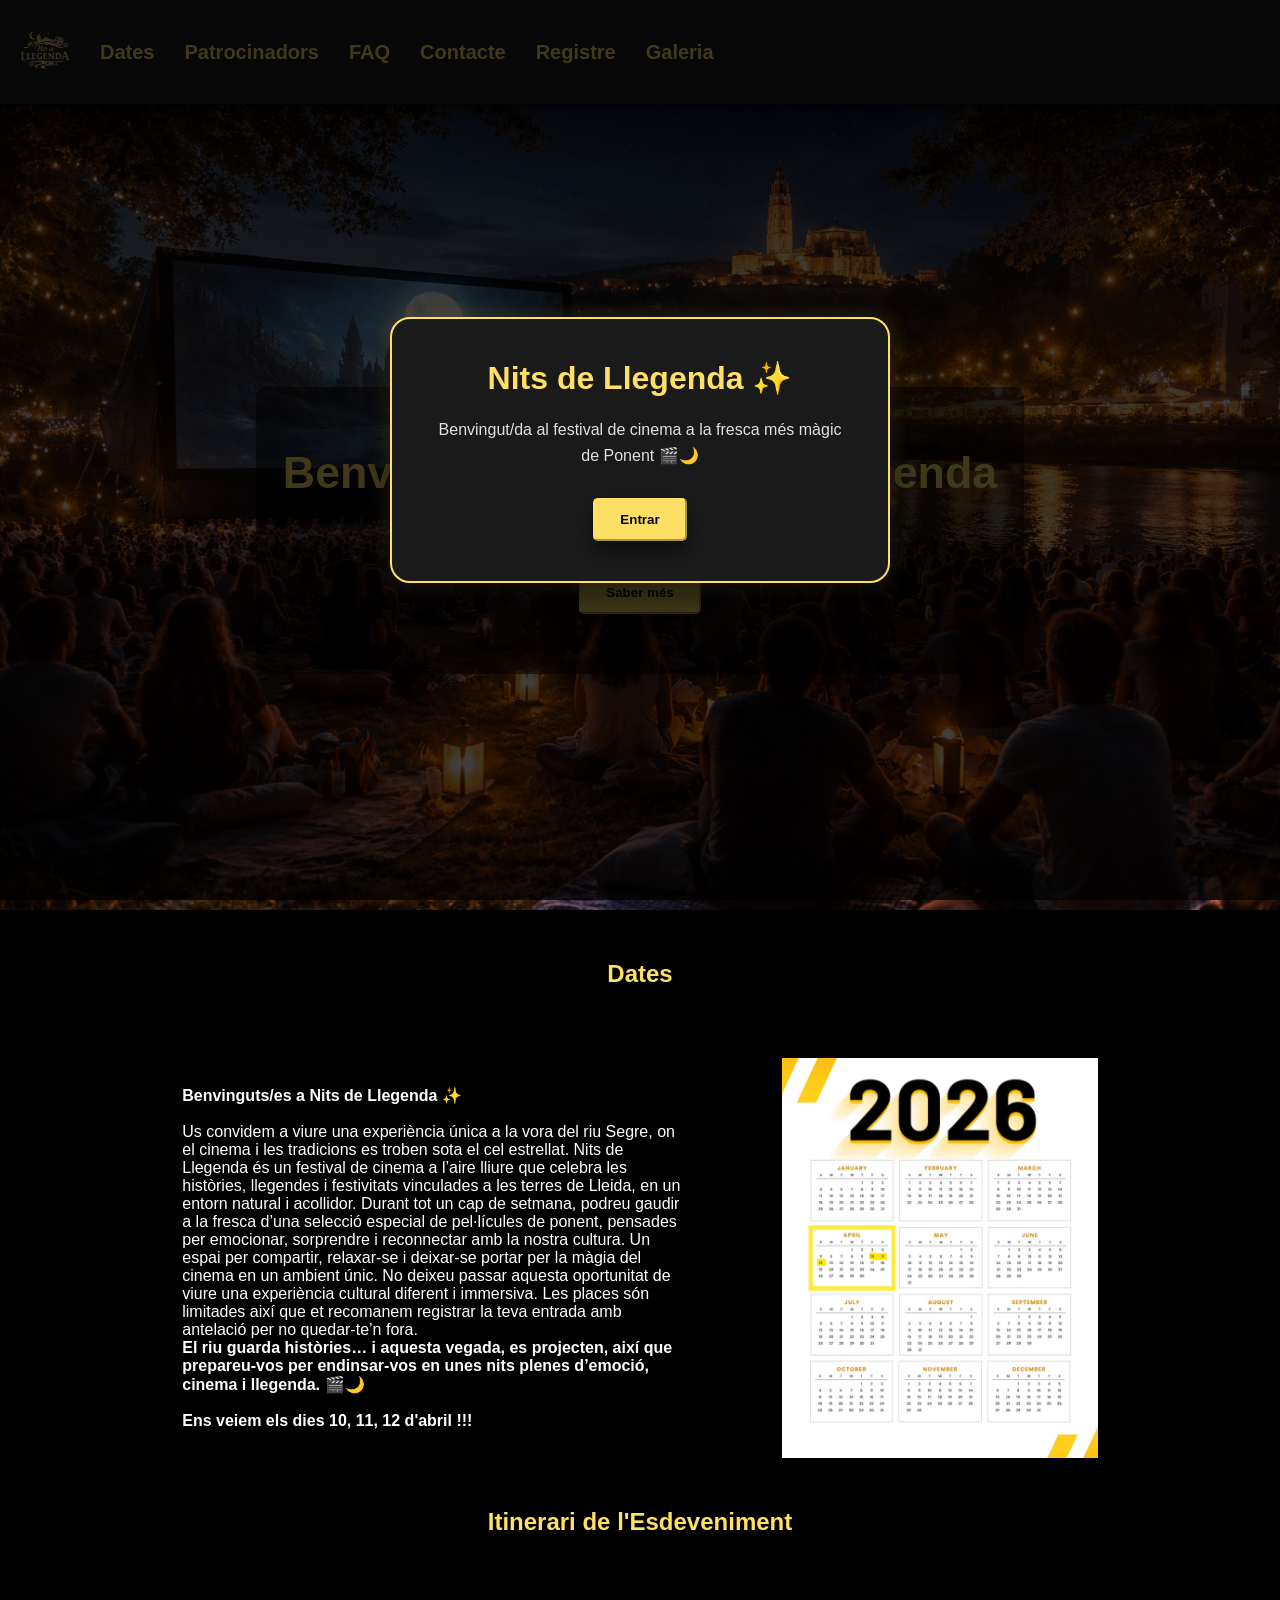
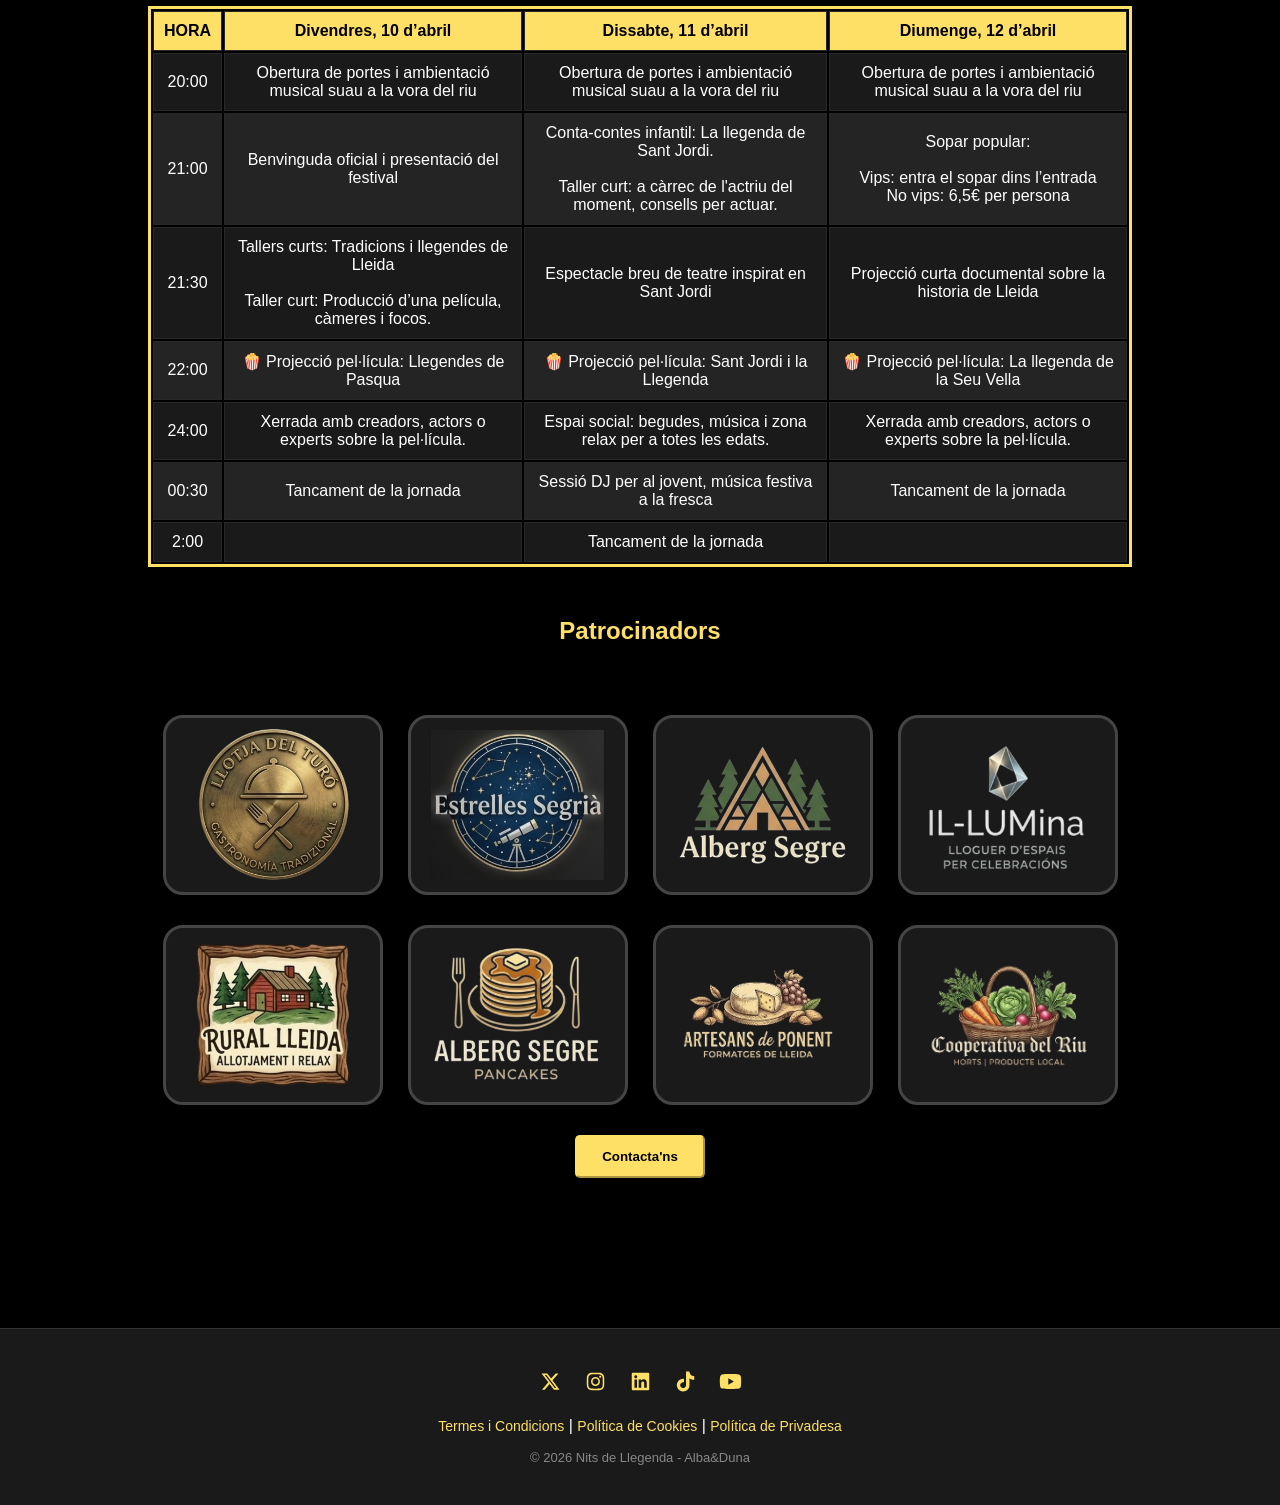
<file: index.html>
<!doctype html>
<html lang="ca">

  <head>
    <meta charset="UTF-8" />
    <!-- Ho hem afegit perquè es vegin correctament els accents i caràcters en català -->
    <meta name="viewport" content="width=device-width, initial-scale=1.0" />
    <title>Nits de Llegenda</title>
    <!-- Títol del projecte que es mostra a la pestanya del navegador -->
    <link rel="icon" type="image/png" href="img/logo.png" />
    <!-- Hem afegit el logo com a icona -->
    <link rel="stylesheet" href="css/estil.css" />
    <!-- Aquí connectem el CSS -->
  </head>

  <body>
    <header>
      <nav class="fondoen">
        <!-- Menú principal de navegació. Hem utilitzat una classe per poder-lo estilitzar amb CSS -->
        <div class="hamburguesa" id="hamburguesa">
          ☰
        </div>
        <ul>
          <li>
            <!-- Enllaç intern: porta a la pàgina principal (home) i també funciona com a botó d’inici -->
            <a class="enllaç" href="index.html"><img class="logo" src="img/logo.png" alt="LOGO" /></a>
            <!-- Hem utilitzat una llista per mantenir els enllaços ordenats i fàcils d’estilar -->
          </li>
          <li><a class="enllaç" href="index.html#dates">Dates</a></li>
          <!-- Enllaç amb ancla interna: porta a una secció concreta dins de la pàgina home -->
          <li><a class="enllaç" href="index.html#sponsors">Patrocinadors</a></li>
          <!-- Enllaç amb ancla interna: salta directament a la secció de patrocinadors dins del home -->
          <li><a class="enllaç" href="faq.html">FAQ</a></li>
          <!-- Enllaç intern: porta a una altra pàgina del nostre projecte (FAQ) -->
          <li><a class="enllaç" href="contacte.html">Contacte</a></li>
          <!-- Enllaç intern: porta a la pàgina de contacte del projecte -->
          <li><a class="enllaç" href="registre.html">Registre</a></li>
          <!-- Enllaç intern: porta a la pàgina de registre -->
           <li><a class="enllaç" href="galeria.html">Galeria</a></li>
          <!-- Enllaç intern: porta a la pàgina de galeria -->
        </ul>
      </nav>
    </header>
    <!-- main principal del home -->
    <main class="home">
      <!-- secció per el banner -->
      <section class="banner">
        <!-- dividim amb un contenidor el que serà un slider de fons/ carrusel d'imatges promocionals -->
        <div class="slider">
          <!-- fem una llista on en cada línia conté una imatge diferent del banner. Si no s'arriba a carregar la imatge surt el text per defecte indicat a dalt, per a que així l'usuari sàpigui quina foto s'hauria d'haver mostrat -->
          <ul>
            <li><img src="img/banner.png" alt="foto banner"></li>
            <li><img src="img/banner2.png" alt="foto banner"></li>
            <li><img src="img/banner4.png" alt="foto banner"></li>
            <li><img src="img/banner3.png" alt="foto banner"></li>
            <li><img src="img/banner5.png" alt="foto banner"></li>
          </ul>
        </div>
        <!-- contenidor per l'informació que apareix per damunt del slider -->
        <div class="benvinguda">
          <h1> Benvinguts/es a Nits de Llegenda</h1>
          <p> Un cap de setmana per gaudir a la fresca del millor cine de ponent </p>
          <!-- botó que al fer click ens porta al link intern de la pàgina de registre -->
          <button onclick="window.location.href='registre.html'">Saber més</button>
        </div>
      </section>

      <!-- secció de les dates, amb un id per a que a través del header i del link ancla, accedir directament en aquesta secció de la web -->
      <section id="dates">
        <h1>Dates</h1>
        <!-- informació general. Posem strong per remarcar quin es el text més important de tot el pàrraf i br per saltar de linia -->
        <article class="dates">
          <p> <strong>Benvinguts/es a Nits de Llegenda ✨</strong><br><br>
            Us convidem a viure una experiència única a la vora del riu Segre, on el cinema i les tradicions es troben
            sota el cel estrellat. Nits de Llegenda és un festival de cinema a l’aire lliure que celebra les històries,
            llegendes i festivitats vinculades a les terres de Lleida, en un entorn natural i acollidor.
            Durant tot un cap de setmana, podreu gaudir a la fresca d’una selecció especial de pel·lícules de ponent,
            pensades per emocionar, sorprendre i reconnectar amb la nostra cultura. Un espai per compartir, relaxar-se i
            deixar-se portar per la màgia del cinema en un ambient únic.
            No deixeu passar aquesta oportunitat de viure una experiència cultural diferent i immersiva. Les places són
            limitades així que et recomanem registrar la teva entrada amb antelació per no quedar-te’n fora.
            <br><strong>El riu guarda històries… i aquesta vegada, es projecten, així que prepareu-vos per endinsar-vos en
              unes nits plenes d’emoció, cinema i llegenda. 🎬🌙</strong>
            <br><br><strong> Ens veiem els dies 10, 11, 12 d'abril !!!</strong>
          </p>
          <img src="img/dates.png" alt="dates">
        </article>
      </section>

      <!-- secció dels horaris  -->
      <section class="taula">
        <h1> Itinerari de l'Esdeveniment</h1>
        <div class="table-container">
          <table class="horari">
            <!-- hem creat una taula amb el encapçalat que indica els dies, la primera columna l'hora, i els demès camps la informació que és fa cada dia i l'hora que pertany -->
            <thead>
              <tr>
                <th>HORA</th>
                <th>Divendres, 10 d’abril</th>
                <th>Dissabte, 11 d’abril</th>
                <th>Diumenge, 12 d’abril</th>
              </tr>
            </thead>
            <tbody>
              <tr>
                <td>20:00</td>
                <td>Obertura de portes i ambientació musical suau a la vora del riu</td>
                <td>Obertura de portes i ambientació musical suau a la vora del riu</td>
                <td>Obertura de portes i ambientació musical suau a la vora del riu</td>
              </tr>
              <tr>
                <td>21:00</td>
                <td>Benvinguda oficial i presentació del festival</td>
                <td>
                  Conta-contes infantil: La llegenda de Sant Jordi.<br><br>
                  Taller curt: a càrrec de l'actriu del moment, consells per actuar.
                </td>
                <td>
                  Sopar popular:<br><br>
                  Vips: entra el sopar dins l’entrada<br>
                  No vips: 6,5€ per persona
                </td>
              </tr>
              <tr>
                <td>21:30</td>
                <td>
                  Tallers curts: Tradicions i llegendes de Lleida <br> <br>
                  Taller curt: Producció d’una película, càmeres i focos.<br>
                </td>
                <td> Espectacle breu de teatre inspirat en Sant Jordi</td>
                <td>Projecció curta documental sobre la historia de Lleida</td>
              </tr>
              <tr>
                <td>22:00</td>
                <td>🍿 Projecció pel·lícula: Llegendes de Pasqua</td>
                <td>🍿 Projecció pel·lícula: Sant Jordi i la Llegenda</td>
                <td>🍿 Projecció pel·lícula: La llegenda de la Seu Vella</td>
              </tr>
              <tr>
                <td>24:00</td>
                <td>Xerrada amb creadors, actors o experts sobre la pel·lícula.</td>
                <td>Espai social: begudes, música i zona relax per a totes les edats.</td>
                <td>Xerrada amb creadors, actors o experts sobre la pel·lícula.</td>
              </tr>
              <tr>
                <td>00:30</td>
                <td>Tancament de la jornada</td>
                <td>Sessió DJ per al jovent, música festiva a la fresca</td>
                <td>Tancament de la jornada</td>
              </tr>
              <tr>
                <td>2:00</td>
                <td></td>
                <td>Tancament de la jornada</td>
                <td></td>
              </tr>
            </tbody>
          </table>
        </div>

      </section>

      <!-- secció dels sponsors, amb un id per a que a través del header i del link ancla poder accedir directament en aquesta secció de la web -->
      <section id="sponsors">

        <h1> Patrocinadors</h1>
        <!-- dividim els sponsors en dues files, a través de dos contenidors diferents, en cada fila es visualitzaran 4 d'aquests -->


  <!-- FILA 1 -->
  <div class="fila">

    <!-- PATROCINADOR 1 -->
    <div class="flipcard-patro">
      <div class="flipcard-patro-inner">

        <div class="flipcard-patro-front">
          <img src="img/patrocinador9.png" alt="patrocinador1">
        </div>

        <div class="flipcard-patro-back">
          <h3>Lleida Turisme</h3>

          <a href="https://www.lleidaturisme.cat/es/comer/gastronomia"
             target="_blank">
             Visitar web
          </a>
        </div>

      </div>
    </div>

    <!-- PATROCINADOR 2 -->
    <div class="flipcard-patro">
      <div class="flipcard-patro-inner">

        <div class="flipcard-patro-front">
          <img src="img/patrocinador2.png" alt="patrocinador2">
        </div>

        <div class="flipcard-patro-back">
          <h3>Parc Gastronòmic</h3>

          <a href="https://parcastronomic.cat/es/"
             target="_blank">
             Visitar web
          </a>
        </div>

      </div>
    </div>

    <!-- PATROCINADOR 3 -->
    <div class="flipcard-patro">
      <div class="flipcard-patro-inner">

        <div class="flipcard-patro-front">
          <img src="img/patrocinador3.png" alt="patrocinador3">
        </div>

        <div class="flipcard-patro-back">
          <h3>Xanascat</h3>

          <a href="https://xanascat.gencat.cat/ca/albergs/albergs/lleida-xanascat"
             target="_blank">
             Visitar web
          </a>
        </div>

      </div>
    </div>

    <!-- PATROCINADOR 4 -->
    <div class="flipcard-patro">
      <div class="flipcard-patro-inner">

        <div class="flipcard-patro-front">
          <img src="img/patrocinador4.png" alt="patrocinador4">
        </div>

        <div class="flipcard-patro-back">
          <h3>Diverty Room</h3>

          <a href="https://www.divertyroom.com/"
             target="_blank">
             Visitar web
          </a>
        </div>

      </div>
    </div>

  </div>

  <!-- FILA 2 -->
  <div class="fila">

    <!-- PATROCINADOR 5 -->
    <div class="flipcard-patro">
      <div class="flipcard-patro-inner">

        <div class="flipcard-patro-front">
          <img src="img/patrocinador5.png" alt="patrocinador5">
        </div>

        <div class="flipcard-patro-back">
          <h3>Zones Rurals</h3>

          <a href="https://www.zonasrurales.com/albergues/lleida/"
             target="_blank">
             Visitar web
          </a>
        </div>

      </div>
    </div>

    <!-- PATROCINADOR 6 -->
    <div class="flipcard-patro">
      <div class="flipcard-patro-inner">

        <div class="flipcard-patro-front">
          <img src="img/patrocinador6.png" alt="patrocinador6">
        </div>

        <div class="flipcard-patro-back">
          <h3>Abat</h3>

          <a href="https://abat.cat/es/"
             target="_blank">
             Visitar web
          </a>
        </div>

      </div>
    </div>

    <!-- PATROCINADOR 7 -->
    <div class="flipcard-patro">
      <div class="flipcard-patro-inner">

        <div class="flipcard-patro-front">
          <img src="img/patrocinador7.png" alt="patrocinador7">
        </div>

        <div class="flipcard-patro-back">
          <h3>Cal Quíteria</h3>

          <a href="https://calquiteria.com/es/inicio/"
             target="_blank">
             Visitar web
          </a>
        </div>

      </div>
    </div>

    <!-- PATROCINADOR 8 -->
    <div class="flipcard-patro">
      <div class="flipcard-patro-inner">

        <div class="flipcard-patro-front">
          <img src="img/patrocinador8.png" alt="patrocinador8">
        </div>

        <div class="flipcard-patro-back">
          <h3>AGAL</h3>

          <a href="https://agal.es/es/inicio/"
             target="_blank">
             Visitar web
          </a>
        </div>

      </div>
    </div>

  </div>
</section>

      <!-- secció on apareix el botó de contacta'ns, que al fer click et porta a un link intern de la web a la pàgina de contacte.  -->
      <section class="contactans">
        <button onclick="window.location.href='contacte.html'">Contacta'ns
        </button>
      </section>
    </main>
    <!-- FOOTER -->
    <!-- El footer és la part final de la pàgina on posem informació secundària i enllaços externs -->
    <footer>
      <section class="icones">
        <!-- Aquí hem col·locat les icones de xarxes socials en format SVG per no dependre d’imatges externes -->
        <!-- Cada icona és un enllaç a una xarxa social externa -->
        <a href="https://x.com/home?lang=es" target="_blank">
          <!-- Aquests links no formen part del nostre projecte, sinó que porten a pàgines com Instagram, YouTube, etc. (enllaços externs) -->
          <svg xmlns="http://www.w3.org/2000/svg" viewBox="0 0 640 640">
            <!-- Icona i enllaç a X (Twitter) -->
            <path
              d="M453.2 112L523.8 112L369.6 288.2L551 528L409 528L297.7 382.6L170.5 528L99.8 528L264.7 339.5L90.8 112L236.4 112L336.9 244.9L453.2 112zM428.4 485.8L467.5 485.8L215.1 152L173.1 152L428.4 485.8z" />
          </svg>
        </a>
        <a href="https://www.instagram.com/" target="_blank">
          <svg xmlns="http://www.w3.org/2000/svg" viewBox="0 0 640 640">
            <!-- Instagram -->
            <path
              d="M320.3 205C256.8 204.8 205.2 256.2 205 319.7C204.8 383.2 256.2 434.8 319.7 435C383.2 435.2 434.8 383.8 435 320.3C435.2 256.8 383.8 205.2 320.3 205zM319.7 245.4C360.9 245.2 394.4 278.5 394.6 319.7C394.8 360.9 361.5 394.4 320.3 394.6C279.1 394.8 245.6 361.5 245.4 320.3C245.2 279.1 278.5 245.6 319.7 245.4zM413.1 200.3C413.1 185.5 425.1 173.5 439.9 173.5C454.7 173.5 466.7 185.5 466.7 200.3C466.7 215.1 454.7 227.1 439.9 227.1C425.1 227.1 413.1 215.1 413.1 200.3zM542.8 227.5C541.1 191.6 532.9 159.8 506.6 133.6C480.4 107.4 448.6 99.2 412.7 97.4C375.7 95.3 264.8 95.3 227.8 97.4C192 99.1 160.2 107.3 133.9 133.5C107.6 159.7 99.5 191.5 97.7 227.4C95.6 264.4 95.6 375.3 97.7 412.3C99.4 448.2 107.6 480 133.9 506.2C160.2 532.4 191.9 540.6 227.8 542.4C264.8 544.5 375.7 544.5 412.7 542.4C448.6 540.7 480.4 532.5 506.6 506.2C532.8 480 541 448.2 542.8 412.3C544.9 375.3 544.9 264.5 542.8 227.5zM495 452C487.2 471.6 472.1 486.7 452.4 494.6C422.9 506.3 352.9 503.6 320.3 503.6C287.7 503.6 217.6 506.2 188.2 494.6C168.6 486.8 153.5 471.7 145.6 452C133.9 422.5 136.6 352.5 136.6 319.9C136.6 287.3 134 217.2 145.6 187.8C153.4 168.2 168.5 153.1 188.2 145.2C217.7 133.5 287.7 136.2 320.3 136.2C352.9 136.2 423 133.6 452.4 145.2C472 153 487.1 168.1 495 187.8C506.7 217.3 504 287.3 504 319.9C504 352.5 506.7 422.6 495 452z" />
          </svg>
        </a>
        <a href="https://www.linkedin.com/feed/" target="_blank">
          <svg xmlns="http://www.w3.org/2000/svg" viewBox="0 0 640 640">
            <!-- LinkedIn -->
            <path
              d="M512 96L127.9 96C110.3 96 96 110.5 96 128.3L96 511.7C96 529.5 110.3 544 127.9 544L512 544C529.6 544 544 529.5 544 511.7L544 128.3C544 110.5 529.6 96 512 96zM231.4 480L165 480L165 266.2L231.5 266.2L231.5 480L231.4 480zM198.2 160C219.5 160 236.7 177.2 236.7 198.5C236.7 219.8 219.5 237 198.2 237C176.9 237 159.7 219.8 159.7 198.5C159.7 177.2 176.9 160 198.2 160zM480.3 480L413.9 480L413.9 376C413.9 351.2 413.4 319.3 379.4 319.3C344.8 319.3 339.5 346.3 339.5 374.2L339.5 480L273.1 480L273.1 266.2L336.8 266.2L336.8 295.4L337.7 295.4C346.6 278.6 368.3 260.9 400.6 260.9C467.8 260.9 480.3 305.2 480.3 362.8L480.3 480z" />
          </svg>
        </a>
        <a href="https://www.tiktok.com/es-419/" target="_blank">
          <svg xmlns="http://www.w3.org/2000/svg" viewBox="0 0 640 640">
            <!-- TikTok -->
            <path
              d="M544.5 273.9C500.5 274 457.5 260.3 421.7 234.7L421.7 413.4C421.7 446.5 411.6 478.8 392.7 506C373.8 533.2 347.1 554 316.1 565.6C285.1 577.2 251.3 579.1 219.2 570.9C187.1 562.7 158.3 545 136.5 520.1C114.7 495.2 101.2 464.1 97.5 431.2C93.8 398.3 100.4 365.1 116.1 336C131.8 306.9 156.1 283.3 185.7 268.3C215.3 253.3 248.6 247.8 281.4 252.3L281.4 342.2C266.4 337.5 250.3 337.6 235.4 342.6C220.5 347.6 207.5 357.2 198.4 369.9C189.3 382.6 184.4 398 184.5 413.8C184.6 429.6 189.7 444.8 199 457.5C208.3 470.2 221.4 479.6 236.4 484.4C251.4 489.2 267.5 489.2 282.4 484.3C297.3 479.4 310.4 469.9 319.6 457.2C328.8 444.5 333.8 429.1 333.8 413.4L333.8 64L421.8 64C421.7 71.4 422.4 78.9 423.7 86.2C426.8 102.5 433.1 118.1 442.4 131.9C451.7 145.7 463.7 157.5 477.6 166.5C497.5 179.6 520.8 186.6 544.6 186.6L544.6 274z" />
          </svg>
        </a>
        <a href="https://www.youtube.com/" target="_blank">
          <svg xmlns="http://www.w3.org/2000/svg" viewBox="0 0 640 640">
            <!-- YouTube -->
            <path
              d="M581.7 188.1C575.5 164.4 556.9 145.8 533.4 139.5C490.9 128 320.1 128 320.1 128C320.1 128 149.3 128 106.7 139.5C83.2 145.8 64.7 164.4 58.4 188.1C47 231 47 320.4 47 320.4C47 320.4 47 409.8 58.4 452.7C64.7 476.3 83.2 494.2 106.7 500.5C149.3 512 320.1 512 320.1 512C320.1 512 490.9 512 533.5 500.5C557 494.2 575.5 476.3 581.8 452.7C593.2 409.8 593.2 320.4 593.2 320.4C593.2 320.4 593.2 231 581.8 188.1zM264.2 401.6L264.2 239.2L406.9 320.4L264.2 401.6z" />
          </svg>
        </a>
      </section>

      <!-- Aquests enllaços porten a pàgines internes del projecte però no formen part del menú principal -->
      <a href="termesicondicions.html">Termes i Condicions</a> |
      <a href="cookies.html">Política de Cookies</a> |
      <a href="privadesa.html">Política de Privadesa</a>

      <!-- carracter especial &copy; del copiright-->
      <p>&copy; 2026 Nits de Llegenda - Alba&Duna</p>
      <!-- Hem afegit el copyright -->
    </footer>

    <div id="popup">
      <div class="contenidorpop">

          <h2>Nits de Llegenda ✨</h2>

          <p>
              Benvingut/da al festival de cinema a la fresca
              més màgic de Ponent 🎬🌙
          </p>

          <button onclick="tancopop()">
              Entrar
          </button>

      </div>
    </div>
  <script src="./js/jcodi.js"></script>

  </body>

</html>
</file>
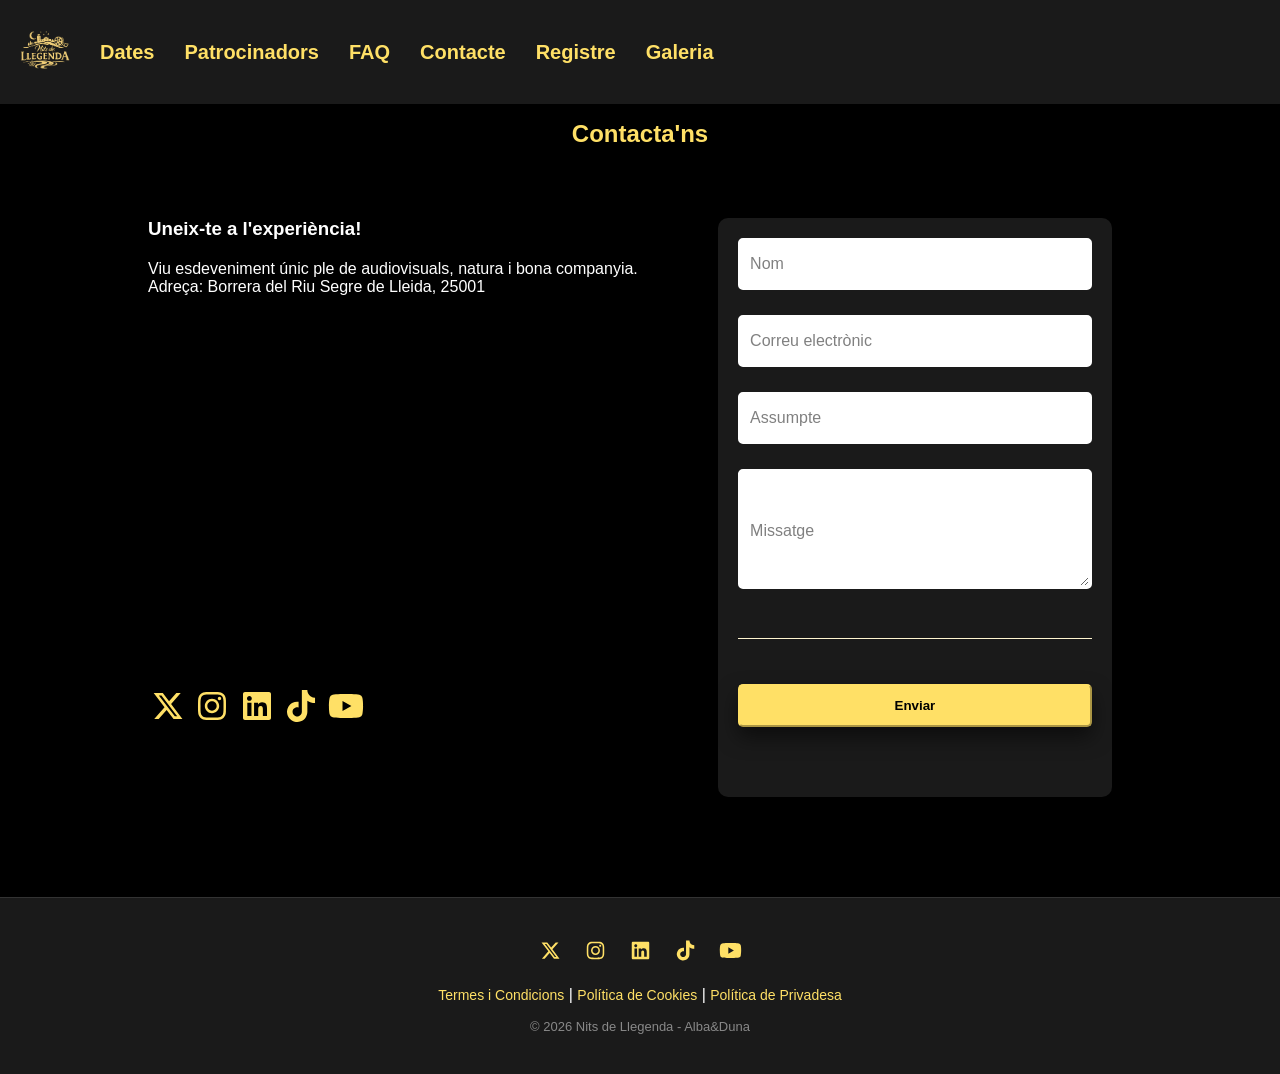
<file: contacte.html>
<!doctype html>
<html lang="ca">
  <head>
    <meta charset="UTF-8" />
    <!-- Ho hem afegit perquè es vegin correctament els accents i caràcters en català -->
    <meta name="viewport" content="width=device-width, initial-scale=1.0" />
    <title>Nits de Llegenda</title>
    <!-- Títol del projecte que es mostra a la pestanya del navegador -->
    <link rel="icon" type="image/png" href="img/logo.png" />
    <!-- Hem afegit el logo com a icona -->
    <link rel="stylesheet" href="css/estil.css" />
    <!-- Aquí connectem el CSS -->
  </head>

  <body>
    <header>
      <nav class="fondoen">
        <!-- Menú principal de navegació. Hem utilitzat una classe per poder-lo estilitzar amb CSS -->
        <div class="hamburguesa" id="hamburguesa">☰</div>
        <ul>
          <li>
            <!-- Enllaç intern: porta a la pàgina principal (home) i també funciona com a botó d’inici -->
            <a class="enllaç" href="index.html"
              ><img class="logo" src="img/logo.png" alt="LOGO"
            /></a>
            <!-- Hem utilitzat una llista per mantenir els enllaços ordenats i fàcils d’estilar -->
          </li>
          <li><a class="enllaç" href="index.html#dates">Dates</a></li>
          <!-- Enllaç amb ancla interna: porta a una secció concreta dins de la pàgina home -->
          <li>
            <a class="enllaç" href="index.html#sponsors">Patrocinadors</a>
          </li>
          <!-- Enllaç amb ancla interna: salta directament a la secció de patrocinadors dins del home -->
          <li><a class="enllaç" href="faq.html">FAQ</a></li>
          <!-- Enllaç intern: porta a una altra pàgina del nostre projecte (FAQ) -->
          <li><a class="enllaç" href="contacte.html">Contacte</a></li>
          <!-- Enllaç intern: porta a la pàgina de contacte del projecte -->
          <li><a class="enllaç" href="registre.html">Registre</a></li>
          <!-- Enllaç intern: porta a la pàgina de registre -->
          <li><a class="enllaç" href="galeria.html">Galeria</a></li>
          <!-- Enllaç intern: porta a la pàgina de galeria -->
        </ul>
      </nav>
    </header>
    <main>
      <section>
        <h1>Contacta'ns</h1>
      </section>
      <!-- dintre d'un contenedor tenim tota la informació de la pàgina -->
      <div class="contenedor_principal">
        <!-- secció esquerra del contingut -->
        <section class="info_contacte">
          <!-- informació de contacte -->
          <article class="info">
            <h3>Uneix-te a l'experiència!</h3>
            <p>
              Viu esdeveniment únic ple de audiovisuals, natura i bona
              companyia.
            </p>
            <p>Adreça: Borrera del Riu Segre de Lleida, 25001</p>
          </article>
          <!-- mapa de la localització. allowfullscreen="" per a pantalla completa, loading="lazy" només carrega el mapa quan es visualitza  -->
          <div class="mapa">
            <iframe
              src="https://www.google.com/maps/embed?pb=!1m17!1m12!1m3!1d886.8932936306875!2d0.6246761559011864!3d41.60945033380219!2m3!1f0!2f0!3f0!3m2!1i1024!2i768!4f13.1!3m2!1m1!2zNDHCsDM2JzM0LjQiTiAwwrAzNycyOC4xIkU!5e0!3m2!1ses!2ses!4v1775759843667!5m2!1ses!2ses"
              allowfullscreen=""
              loading="lazy"
            ></iframe>
          </div>

          <!-- icones de les diferents reds socials , cada una porta a un link extern coresponent a partir del a href. -->
          <article class="icones">
            <a href="https://x.com/home?lang=es" target="_blank">
              <svg xmlns="http://www.w3.org/2000/svg" viewBox="0 0 640 640">
                <path
                  d="M453.2 112L523.8 112L369.6 288.2L551 528L409 528L297.7 382.6L170.5 528L99.8 528L264.7 339.5L90.8 112L236.4 112L336.9 244.9L453.2 112zM428.4 485.8L467.5 485.8L215.1 152L173.1 152L428.4 485.8z"
                />
              </svg>
            </a>
            <a href="https://www.instagram.com/" target="_blank">
              <svg xmlns="http://www.w3.org/2000/svg" viewBox="0 0 640 640">
                <path
                  d="M320.3 205C256.8 204.8 205.2 256.2 205 319.7C204.8 383.2 256.2 434.8 319.7 435C383.2 435.2 434.8 383.8 435 320.3C435.2 256.8 383.8 205.2 320.3 205zM319.7 245.4C360.9 245.2 394.4 278.5 394.6 319.7C394.8 360.9 361.5 394.4 320.3 394.6C279.1 394.8 245.6 361.5 245.4 320.3C245.2 279.1 278.5 245.6 319.7 245.4zM413.1 200.3C413.1 185.5 425.1 173.5 439.9 173.5C454.7 173.5 466.7 185.5 466.7 200.3C466.7 215.1 454.7 227.1 439.9 227.1C425.1 227.1 413.1 215.1 413.1 200.3zM542.8 227.5C541.1 191.6 532.9 159.8 506.6 133.6C480.4 107.4 448.6 99.2 412.7 97.4C375.7 95.3 264.8 95.3 227.8 97.4C192 99.1 160.2 107.3 133.9 133.5C107.6 159.7 99.5 191.5 97.7 227.4C95.6 264.4 95.6 375.3 97.7 412.3C99.4 448.2 107.6 480 133.9 506.2C160.2 532.4 191.9 540.6 227.8 542.4C264.8 544.5 375.7 544.5 412.7 542.4C448.6 540.7 480.4 532.5 506.6 506.2C532.8 480 541 448.2 542.8 412.3C544.9 375.3 544.9 264.5 542.8 227.5zM495 452C487.2 471.6 472.1 486.7 452.4 494.6C422.9 506.3 352.9 503.6 320.3 503.6C287.7 503.6 217.6 506.2 188.2 494.6C168.6 486.8 153.5 471.7 145.6 452C133.9 422.5 136.6 352.5 136.6 319.9C136.6 287.3 134 217.2 145.6 187.8C153.4 168.2 168.5 153.1 188.2 145.2C217.7 133.5 287.7 136.2 320.3 136.2C352.9 136.2 423 133.6 452.4 145.2C472 153 487.1 168.1 495 187.8C506.7 217.3 504 287.3 504 319.9C504 352.5 506.7 422.6 495 452z"
                />
              </svg>
            </a>
            <a href="https://www.linkedin.com/feed/" target="_blank">
              <svg xmlns="http://www.w3.org/2000/svg" viewBox="0 0 640 640">
                <path
                  d="M512 96L127.9 96C110.3 96 96 110.5 96 128.3L96 511.7C96 529.5 110.3 544 127.9 544L512 544C529.6 544 544 529.5 544 511.7L544 128.3C544 110.5 529.6 96 512 96zM231.4 480L165 480L165 266.2L231.5 266.2L231.5 480L231.4 480zM198.2 160C219.5 160 236.7 177.2 236.7 198.5C236.7 219.8 219.5 237 198.2 237C176.9 237 159.7 219.8 159.7 198.5C159.7 177.2 176.9 160 198.2 160zM480.3 480L413.9 480L413.9 376C413.9 351.2 413.4 319.3 379.4 319.3C344.8 319.3 339.5 346.3 339.5 374.2L339.5 480L273.1 480L273.1 266.2L336.8 266.2L336.8 295.4L337.7 295.4C346.6 278.6 368.3 260.9 400.6 260.9C467.8 260.9 480.3 305.2 480.3 362.8L480.3 480z"
                />
              </svg>
            </a>
            <a href="https://www.tiktok.com/es-419/" target="_blank">
              <svg xmlns="http://www.w3.org/2000/svg" viewBox="0 0 640 640">
                <path
                  d="M544.5 273.9C500.5 274 457.5 260.3 421.7 234.7L421.7 413.4C421.7 446.5 411.6 478.8 392.7 506C373.8 533.2 347.1 554 316.1 565.6C285.1 577.2 251.3 579.1 219.2 570.9C187.1 562.7 158.3 545 136.5 520.1C114.7 495.2 101.2 464.1 97.5 431.2C93.8 398.3 100.4 365.1 116.1 336C131.8 306.9 156.1 283.3 185.7 268.3C215.3 253.3 248.6 247.8 281.4 252.3L281.4 342.2C266.4 337.5 250.3 337.6 235.4 342.6C220.5 347.6 207.5 357.2 198.4 369.9C189.3 382.6 184.4 398 184.5 413.8C184.6 429.6 189.7 444.8 199 457.5C208.3 470.2 221.4 479.6 236.4 484.4C251.4 489.2 267.5 489.2 282.4 484.3C297.3 479.4 310.4 469.9 319.6 457.2C328.8 444.5 333.8 429.1 333.8 413.4L333.8 64L421.8 64C421.7 71.4 422.4 78.9 423.7 86.2C426.8 102.5 433.1 118.1 442.4 131.9C451.7 145.7 463.7 157.5 477.6 166.5C497.5 179.6 520.8 186.6 544.6 186.6L544.6 274z"
                />
              </svg>
            </a>
            <a href="https://www.youtube.com/" target="_blank">
              <svg xmlns="http://www.w3.org/2000/svg" viewBox="0 0 640 640">
                <path
                  d="M581.7 188.1C575.5 164.4 556.9 145.8 533.4 139.5C490.9 128 320.1 128 320.1 128C320.1 128 149.3 128 106.7 139.5C83.2 145.8 64.7 164.4 58.4 188.1C47 231 47 320.4 47 320.4C47 320.4 47 409.8 58.4 452.7C64.7 476.3 83.2 494.2 106.7 500.5C149.3 512 320.1 512 320.1 512C320.1 512 490.9 512 533.5 500.5C557 494.2 575.5 476.3 581.8 452.7C593.2 409.8 593.2 320.4 593.2 320.4C593.2 320.4 593.2 231 581.8 188.1zM264.2 401.6L264.2 239.2L406.9 320.4L264.2 401.6z"
                />
              </svg>
            </a>
          </article>
        </section>

<!-- Secció de la part dreta del contingut, normalment la fem servir per mostrar el formulari de contacte -->
<section class="contacte">

  <!-- Formulari de contacte. En aquest cas no envia dades a cap servidor (action buit),
  perquè només el validem amb JavaScript -->
  <form id="formulariContacte" action="">

    <div class="camp">
      <!-- Contenidor del camp del nom per poder-lo estilitzar millor amb CSS -->

      <input type="text" id="nom" name="nom" required />
      <!-- Camp on l’usuari escriu el seu nom. És obligatori amb "required" -->

      <label for="nom">Nom</label>
      <!-- Etiqueta que indica que aquí s’ha d’escriure el nom -->
    </div>

    <div class="camp">
      <!-- Camp del correu electrònic del formulari de contacte -->

      <!-- Hem canviat l’id a "correuContacte" per diferenciar-lo del formulari de registre -->
      <input type="email" id="correuContacte" name="correu" required />
      <!-- Input tipus email: el navegador comprova que el format sigui correcte -->

      <label for="correuContacte">Correu electrònic</label>
      <!-- Text que indica que aquí s’ha d’escriure el correu -->
    </div>

    <div class="camp">
      <!-- Camp per escriure l’assumpte del missatge -->

      <input type="text" id="assumpte" name="assumpte" required />
      <!-- Camp obligatori per indicar el tema del missatge -->

      <label for="assumpte">Assumpte</label>
      <!-- Explica què s’ha d’escriure en aquest camp -->
    </div>

    <div class="camp">
      <!-- Camp de text més gran per escriure el missatge complet -->

      <textarea id="missatge" name="missatge" required></textarea>
      <!-- Àrea de text per escriure un missatge llarg -->

      <label for="missatge">Missatge</label>
      <!-- Indicació del contingut que s’ha d’escriure aquí -->
    </div>

    <hr class="separador" />
    <!-- Línia separadora per dividir els camps del botó d’enviament -->

    <button id="botonet" type="submit">Enviar</button>
    <!-- Botó que envia el formulari. El JavaScript s’encarrega de validar-lo abans -->

  </form>
</section>
</main>
    
    <!-- FOOTER -->
    <!-- El footer és la part final de la pàgina on posem informació secundària i enllaços externs -->
    <footer>
      <section class="icones">
        <!-- Aquí hem col·locat les icones de xarxes socials en format SVG per no dependre d’imatges externes -->
        <!-- Cada icona és un enllaç a una xarxa social externa -->
        <a href="https://x.com/home?lang=es" target="_blank">
          <!-- Aquests links no formen part del nostre projecte, sinó que porten a pàgines com Instagram, YouTube, etc. (enllaços externs) -->
          <svg xmlns="http://www.w3.org/2000/svg" viewBox="0 0 640 640">
            <!-- Icona i enllaç a X (Twitter) -->
            <path
              d="M453.2 112L523.8 112L369.6 288.2L551 528L409 528L297.7 382.6L170.5 528L99.8 528L264.7 339.5L90.8 112L236.4 112L336.9 244.9L453.2 112zM428.4 485.8L467.5 485.8L215.1 152L173.1 152L428.4 485.8z"
            />
          </svg>
        </a>
        <a href="https://www.instagram.com/" target="_blank">
          <svg xmlns="http://www.w3.org/2000/svg" viewBox="0 0 640 640">
            <!-- Instagram -->
            <path
              d="M320.3 205C256.8 204.8 205.2 256.2 205 319.7C204.8 383.2 256.2 434.8 319.7 435C383.2 435.2 434.8 383.8 435 320.3C435.2 256.8 383.8 205.2 320.3 205zM319.7 245.4C360.9 245.2 394.4 278.5 394.6 319.7C394.8 360.9 361.5 394.4 320.3 394.6C279.1 394.8 245.6 361.5 245.4 320.3C245.2 279.1 278.5 245.6 319.7 245.4zM413.1 200.3C413.1 185.5 425.1 173.5 439.9 173.5C454.7 173.5 466.7 185.5 466.7 200.3C466.7 215.1 454.7 227.1 439.9 227.1C425.1 227.1 413.1 215.1 413.1 200.3zM542.8 227.5C541.1 191.6 532.9 159.8 506.6 133.6C480.4 107.4 448.6 99.2 412.7 97.4C375.7 95.3 264.8 95.3 227.8 97.4C192 99.1 160.2 107.3 133.9 133.5C107.6 159.7 99.5 191.5 97.7 227.4C95.6 264.4 95.6 375.3 97.7 412.3C99.4 448.2 107.6 480 133.9 506.2C160.2 532.4 191.9 540.6 227.8 542.4C264.8 544.5 375.7 544.5 412.7 542.4C448.6 540.7 480.4 532.5 506.6 506.2C532.8 480 541 448.2 542.8 412.3C544.9 375.3 544.9 264.5 542.8 227.5zM495 452C487.2 471.6 472.1 486.7 452.4 494.6C422.9 506.3 352.9 503.6 320.3 503.6C287.7 503.6 217.6 506.2 188.2 494.6C168.6 486.8 153.5 471.7 145.6 452C133.9 422.5 136.6 352.5 136.6 319.9C136.6 287.3 134 217.2 145.6 187.8C153.4 168.2 168.5 153.1 188.2 145.2C217.7 133.5 287.7 136.2 320.3 136.2C352.9 136.2 423 133.6 452.4 145.2C472 153 487.1 168.1 495 187.8C506.7 217.3 504 287.3 504 319.9C504 352.5 506.7 422.6 495 452z"
            />
          </svg>
        </a>
        <a href="https://www.linkedin.com/feed/" target="_blank">
          <svg xmlns="http://www.w3.org/2000/svg" viewBox="0 0 640 640">
            <!-- LinkedIn -->
            <path
              d="M512 96L127.9 96C110.3 96 96 110.5 96 128.3L96 511.7C96 529.5 110.3 544 127.9 544L512 544C529.6 544 544 529.5 544 511.7L544 128.3C544 110.5 529.6 96 512 96zM231.4 480L165 480L165 266.2L231.5 266.2L231.5 480L231.4 480zM198.2 160C219.5 160 236.7 177.2 236.7 198.5C236.7 219.8 219.5 237 198.2 237C176.9 237 159.7 219.8 159.7 198.5C159.7 177.2 176.9 160 198.2 160zM480.3 480L413.9 480L413.9 376C413.9 351.2 413.4 319.3 379.4 319.3C344.8 319.3 339.5 346.3 339.5 374.2L339.5 480L273.1 480L273.1 266.2L336.8 266.2L336.8 295.4L337.7 295.4C346.6 278.6 368.3 260.9 400.6 260.9C467.8 260.9 480.3 305.2 480.3 362.8L480.3 480z"
            />
          </svg>
        </a>
        <a href="https://www.tiktok.com/es-419/" target="_blank">
          <svg xmlns="http://www.w3.org/2000/svg" viewBox="0 0 640 640">
            <!-- TikTok -->
            <path
              d="M544.5 273.9C500.5 274 457.5 260.3 421.7 234.7L421.7 413.4C421.7 446.5 411.6 478.8 392.7 506C373.8 533.2 347.1 554 316.1 565.6C285.1 577.2 251.3 579.1 219.2 570.9C187.1 562.7 158.3 545 136.5 520.1C114.7 495.2 101.2 464.1 97.5 431.2C93.8 398.3 100.4 365.1 116.1 336C131.8 306.9 156.1 283.3 185.7 268.3C215.3 253.3 248.6 247.8 281.4 252.3L281.4 342.2C266.4 337.5 250.3 337.6 235.4 342.6C220.5 347.6 207.5 357.2 198.4 369.9C189.3 382.6 184.4 398 184.5 413.8C184.6 429.6 189.7 444.8 199 457.5C208.3 470.2 221.4 479.6 236.4 484.4C251.4 489.2 267.5 489.2 282.4 484.3C297.3 479.4 310.4 469.9 319.6 457.2C328.8 444.5 333.8 429.1 333.8 413.4L333.8 64L421.8 64C421.7 71.4 422.4 78.9 423.7 86.2C426.8 102.5 433.1 118.1 442.4 131.9C451.7 145.7 463.7 157.5 477.6 166.5C497.5 179.6 520.8 186.6 544.6 186.6L544.6 274z"
            />
          </svg>
        </a>
        <a href="https://www.youtube.com/" target="_blank">
          <svg xmlns="http://www.w3.org/2000/svg" viewBox="0 0 640 640">
            <!-- YouTube -->
            <path
              d="M581.7 188.1C575.5 164.4 556.9 145.8 533.4 139.5C490.9 128 320.1 128 320.1 128C320.1 128 149.3 128 106.7 139.5C83.2 145.8 64.7 164.4 58.4 188.1C47 231 47 320.4 47 320.4C47 320.4 47 409.8 58.4 452.7C64.7 476.3 83.2 494.2 106.7 500.5C149.3 512 320.1 512 320.1 512C320.1 512 490.9 512 533.5 500.5C557 494.2 575.5 476.3 581.8 452.7C593.2 409.8 593.2 320.4 593.2 320.4C593.2 320.4 593.2 231 581.8 188.1zM264.2 401.6L264.2 239.2L406.9 320.4L264.2 401.6z"
            />
          </svg>
        </a>
      </section>

      <!-- Aquests enllaços porten a pàgines internes del projecte però no formen part del menú principal -->
      <a href="termesicondicions.html">Termes i Condicions</a> |
      <a href="cookies.html">Política de Cookies</a> |
      <a href="privadesa.html">Política de Privadesa</a>

      <!-- carracter especial &copy; del copiright-->
      <p>&copy; 2026 Nits de Llegenda - Alba&Duna</p>
      <!-- Hem afegit el copyright -->
    </footer>
    <script src="js/jcodi.js"></script> <!-- Enllacem el fitxer JavaScript al nostre HTML. El posem al final de la pàgina perquè 
    així primer es carrega tot el contingut (HTML i CSS) i després s’executa el JavaScript. -->
  </body>
</html>
</file>
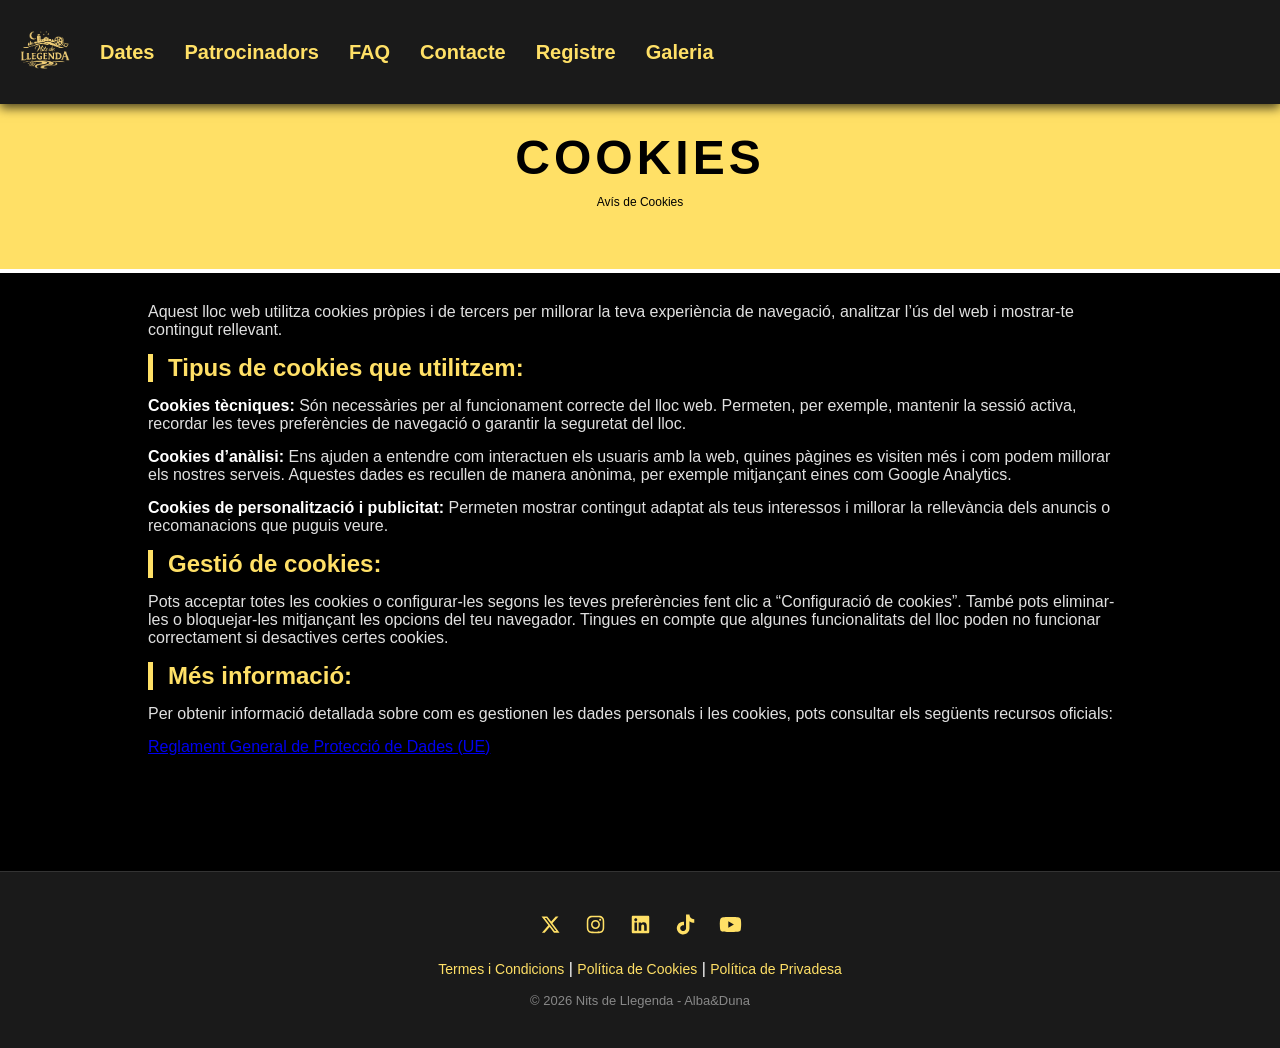
<file: cookies.html>
<!doctype html>
<html lang="ca">

  <head>
    <meta charset="UTF-8" />
    <!-- Ho hem afegit perquè es vegin correctament els accents i caràcters en català -->
    <meta name="viewport" content="width=device-width, initial-scale=1.0" />
    <title>Nits de Llegenda</title>
    <!-- Títol del projecte que es mostra a la pestanya del navegador -->
    <link rel="icon" type="image/png" href="img/logo.png" />
    <!-- Hem afegit el logo com a icona -->
    <link rel="stylesheet" href="css/estil.css" />
    <!-- Aquí connectem el CSS -->
  </head>

  <body>
    <header>
      <nav class="fondoen">
        <!-- Menú principal de navegació. Hem utilitzat una classe per poder-lo estilitzar amb CSS -->
        <div class="hamburguesa" id="hamburguesa">
          ☰
        </div>
        <ul>
          <li>
            <!-- Enllaç intern: porta a la pàgina principal (home) i també funciona com a botó d’inici -->
            <a class="enllaç" href="index.html"><img class="logo" src="img/logo.png" alt="LOGO" /></a>
            <!-- Hem utilitzat una llista per mantenir els enllaços ordenats i fàcils d’estilar -->
          </li>
          <li><a class="enllaç" href="index.html#dates">Dates</a></li>
          <!-- Enllaç amb ancla interna: porta a una secció concreta dins de la pàgina home -->
          <li><a class="enllaç" href="index.html#sponsors">Patrocinadors</a></li>
          <!-- Enllaç amb ancla interna: salta directament a la secció de patrocinadors dins del home -->
          <li><a class="enllaç" href="faq.html">FAQ</a></li>
          <!-- Enllaç intern: porta a una altra pàgina del nostre projecte (FAQ) -->
          <li><a class="enllaç" href="contacte.html">Contacte</a></li>
          <!-- Enllaç intern: porta a la pàgina de contacte del projecte -->
          <li><a class="enllaç" href="registre.html">Registre</a></li>
          <!-- Enllaç intern: porta a la pàgina de registre -->
           <li><a class="enllaç" href="galeria.html">Galeria</a></li>
          <!-- Enllaç intern: porta a la pàgina de galeria -->
        </ul>
      </nav>
    </header>
    <main>
      <section class="header">
        <h1 id="titol">COOKIES</h1>
        <h2 id="subtitol">Avís de Cookies</h2>
      </section>

      <section class="lletra">
        <article id="parraf">
          <!-- Introducció sobre l’ús de cookies -->
          <p>
            Aquest lloc web utilitza cookies pròpies i de tercers per millorar
            la teva experiència de navegació, analitzar l’ús del web i
            mostrar-te contingut rellevant.
          </p>
        </article>
      </section>

      <section class="lletra">
        <article>
          <h3>Tipus de cookies que utilitzem:</h3>

          <p>
            <strong>Cookies tècniques:</strong> Són necessàries per al
            funcionament correcte del lloc web. Permeten, per exemple, mantenir
            la sessió activa, recordar les teves preferències de navegació o
            garantir la seguretat del lloc.
          </p>

          <p>
            <strong>Cookies d’anàlisi:</strong> Ens ajuden a entendre com
            interactuen els usuaris amb la web, quines pàgines es visiten més i
            com podem millorar els nostres serveis. Aquestes dades es recullen
            de manera anònima, per exemple mitjançant eines com Google
            Analytics.
          </p>

          <p>
            <strong>Cookies de personalització i publicitat:</strong> Permeten
            mostrar contingut adaptat als teus interessos i millorar la
            rellevància dels anuncis o recomanacions que puguis veure.
          </p>
        </article>
      </section>

      <section class="lletra">
        <article>
          <h3>Gestió de cookies:</h3>
          <p>
            Pots acceptar totes les cookies o configurar-les segons les teves
            preferències fent clic a “Configuració de cookies”. També pots
            eliminar-les o bloquejar-les mitjançant les opcions del teu
            navegador. Tingues en compte que algunes funcionalitats del lloc
            poden no funcionar correctament si desactives certes cookies.
          </p>
        </article>
      </section>

      <section class="lletra">
        <article>
          <h3>Més informació:</h3>
          <p>
            Per obtenir informació detallada sobre com es gestionen les dades
            personals i les cookies, pots consultar els següents recursos
            oficials:
          </p>

          <p>
            <!-- Aquest és un enllaç extern perquè porta a una pàgina fora del nostre lloc web. El atribut target="_blank" fa que s’obri en una pestanya nova del navegador -->
            <a href="https://eur-lex.europa.eu/eli/reg/2016/679/oj" target="_blank">
              Reglament General de Protecció de Dades (UE)
            </a>
          </p>
        </article>
      </section>
    </main>

    <!-- FOOTER -->
    <!-- El footer és la part final de la pàgina on posem informació secundària i enllaços externs -->
    <footer>
      <section class="icones">
        <!-- Aquí hem col·locat les icones de xarxes socials en format SVG per no dependre d’imatges externes -->
        <!-- Cada icona és un enllaç a una xarxa social externa -->
        <a href="https://x.com/home?lang=es" target="_blank">
          <!-- Aquests links no formen part del nostre projecte, sinó que porten a pàgines com Instagram, YouTube, etc. (enllaços externs) -->
          <svg xmlns="http://www.w3.org/2000/svg" viewBox="0 0 640 640">
            <!-- Icona i enllaç a X (Twitter) -->
            <path
              d="M453.2 112L523.8 112L369.6 288.2L551 528L409 528L297.7 382.6L170.5 528L99.8 528L264.7 339.5L90.8 112L236.4 112L336.9 244.9L453.2 112zM428.4 485.8L467.5 485.8L215.1 152L173.1 152L428.4 485.8z" />
          </svg>
        </a>
        <a href="https://www.instagram.com/" target="_blank">
          <svg xmlns="http://www.w3.org/2000/svg" viewBox="0 0 640 640">
            <!-- Instagram -->
            <path
              d="M320.3 205C256.8 204.8 205.2 256.2 205 319.7C204.8 383.2 256.2 434.8 319.7 435C383.2 435.2 434.8 383.8 435 320.3C435.2 256.8 383.8 205.2 320.3 205zM319.7 245.4C360.9 245.2 394.4 278.5 394.6 319.7C394.8 360.9 361.5 394.4 320.3 394.6C279.1 394.8 245.6 361.5 245.4 320.3C245.2 279.1 278.5 245.6 319.7 245.4zM413.1 200.3C413.1 185.5 425.1 173.5 439.9 173.5C454.7 173.5 466.7 185.5 466.7 200.3C466.7 215.1 454.7 227.1 439.9 227.1C425.1 227.1 413.1 215.1 413.1 200.3zM542.8 227.5C541.1 191.6 532.9 159.8 506.6 133.6C480.4 107.4 448.6 99.2 412.7 97.4C375.7 95.3 264.8 95.3 227.8 97.4C192 99.1 160.2 107.3 133.9 133.5C107.6 159.7 99.5 191.5 97.7 227.4C95.6 264.4 95.6 375.3 97.7 412.3C99.4 448.2 107.6 480 133.9 506.2C160.2 532.4 191.9 540.6 227.8 542.4C264.8 544.5 375.7 544.5 412.7 542.4C448.6 540.7 480.4 532.5 506.6 506.2C532.8 480 541 448.2 542.8 412.3C544.9 375.3 544.9 264.5 542.8 227.5zM495 452C487.2 471.6 472.1 486.7 452.4 494.6C422.9 506.3 352.9 503.6 320.3 503.6C287.7 503.6 217.6 506.2 188.2 494.6C168.6 486.8 153.5 471.7 145.6 452C133.9 422.5 136.6 352.5 136.6 319.9C136.6 287.3 134 217.2 145.6 187.8C153.4 168.2 168.5 153.1 188.2 145.2C217.7 133.5 287.7 136.2 320.3 136.2C352.9 136.2 423 133.6 452.4 145.2C472 153 487.1 168.1 495 187.8C506.7 217.3 504 287.3 504 319.9C504 352.5 506.7 422.6 495 452z" />
          </svg>
        </a>
        <a href="https://www.linkedin.com/feed/" target="_blank">
          <svg xmlns="http://www.w3.org/2000/svg" viewBox="0 0 640 640">
            <!-- LinkedIn -->
            <path
              d="M512 96L127.9 96C110.3 96 96 110.5 96 128.3L96 511.7C96 529.5 110.3 544 127.9 544L512 544C529.6 544 544 529.5 544 511.7L544 128.3C544 110.5 529.6 96 512 96zM231.4 480L165 480L165 266.2L231.5 266.2L231.5 480L231.4 480zM198.2 160C219.5 160 236.7 177.2 236.7 198.5C236.7 219.8 219.5 237 198.2 237C176.9 237 159.7 219.8 159.7 198.5C159.7 177.2 176.9 160 198.2 160zM480.3 480L413.9 480L413.9 376C413.9 351.2 413.4 319.3 379.4 319.3C344.8 319.3 339.5 346.3 339.5 374.2L339.5 480L273.1 480L273.1 266.2L336.8 266.2L336.8 295.4L337.7 295.4C346.6 278.6 368.3 260.9 400.6 260.9C467.8 260.9 480.3 305.2 480.3 362.8L480.3 480z" />
          </svg>
        </a>
        <a href="https://www.tiktok.com/es-419/" target="_blank">
          <svg xmlns="http://www.w3.org/2000/svg" viewBox="0 0 640 640">
            <!-- TikTok -->
            <path
              d="M544.5 273.9C500.5 274 457.5 260.3 421.7 234.7L421.7 413.4C421.7 446.5 411.6 478.8 392.7 506C373.8 533.2 347.1 554 316.1 565.6C285.1 577.2 251.3 579.1 219.2 570.9C187.1 562.7 158.3 545 136.5 520.1C114.7 495.2 101.2 464.1 97.5 431.2C93.8 398.3 100.4 365.1 116.1 336C131.8 306.9 156.1 283.3 185.7 268.3C215.3 253.3 248.6 247.8 281.4 252.3L281.4 342.2C266.4 337.5 250.3 337.6 235.4 342.6C220.5 347.6 207.5 357.2 198.4 369.9C189.3 382.6 184.4 398 184.5 413.8C184.6 429.6 189.7 444.8 199 457.5C208.3 470.2 221.4 479.6 236.4 484.4C251.4 489.2 267.5 489.2 282.4 484.3C297.3 479.4 310.4 469.9 319.6 457.2C328.8 444.5 333.8 429.1 333.8 413.4L333.8 64L421.8 64C421.7 71.4 422.4 78.9 423.7 86.2C426.8 102.5 433.1 118.1 442.4 131.9C451.7 145.7 463.7 157.5 477.6 166.5C497.5 179.6 520.8 186.6 544.6 186.6L544.6 274z" />
          </svg>
        </a>
        <a href="https://www.youtube.com/" target="_blank">
          <svg xmlns="http://www.w3.org/2000/svg" viewBox="0 0 640 640">
            <!-- YouTube -->
            <path
              d="M581.7 188.1C575.5 164.4 556.9 145.8 533.4 139.5C490.9 128 320.1 128 320.1 128C320.1 128 149.3 128 106.7 139.5C83.2 145.8 64.7 164.4 58.4 188.1C47 231 47 320.4 47 320.4C47 320.4 47 409.8 58.4 452.7C64.7 476.3 83.2 494.2 106.7 500.5C149.3 512 320.1 512 320.1 512C320.1 512 490.9 512 533.5 500.5C557 494.2 575.5 476.3 581.8 452.7C593.2 409.8 593.2 320.4 593.2 320.4C593.2 320.4 593.2 231 581.8 188.1zM264.2 401.6L264.2 239.2L406.9 320.4L264.2 401.6z" />
          </svg>
        </a>
      </section>

      <!-- Aquests enllaços porten a pàgines internes del projecte però no formen part del menú principal -->
      <a href="termesicondicions.html">Termes i Condicions</a> |
      <a href="cookies.html">Política de Cookies</a> |
      <a href="privadesa.html">Política de Privadesa</a>

      <!-- carracter especial &copy; del copiright-->
      <p>&copy; 2026 Nits de Llegenda - Alba&Duna</p>
      <!-- Hem afegit el copyright -->
    </footer>
    <script src="js/jcodi.js"></script>
  </body>

</html>
</file>
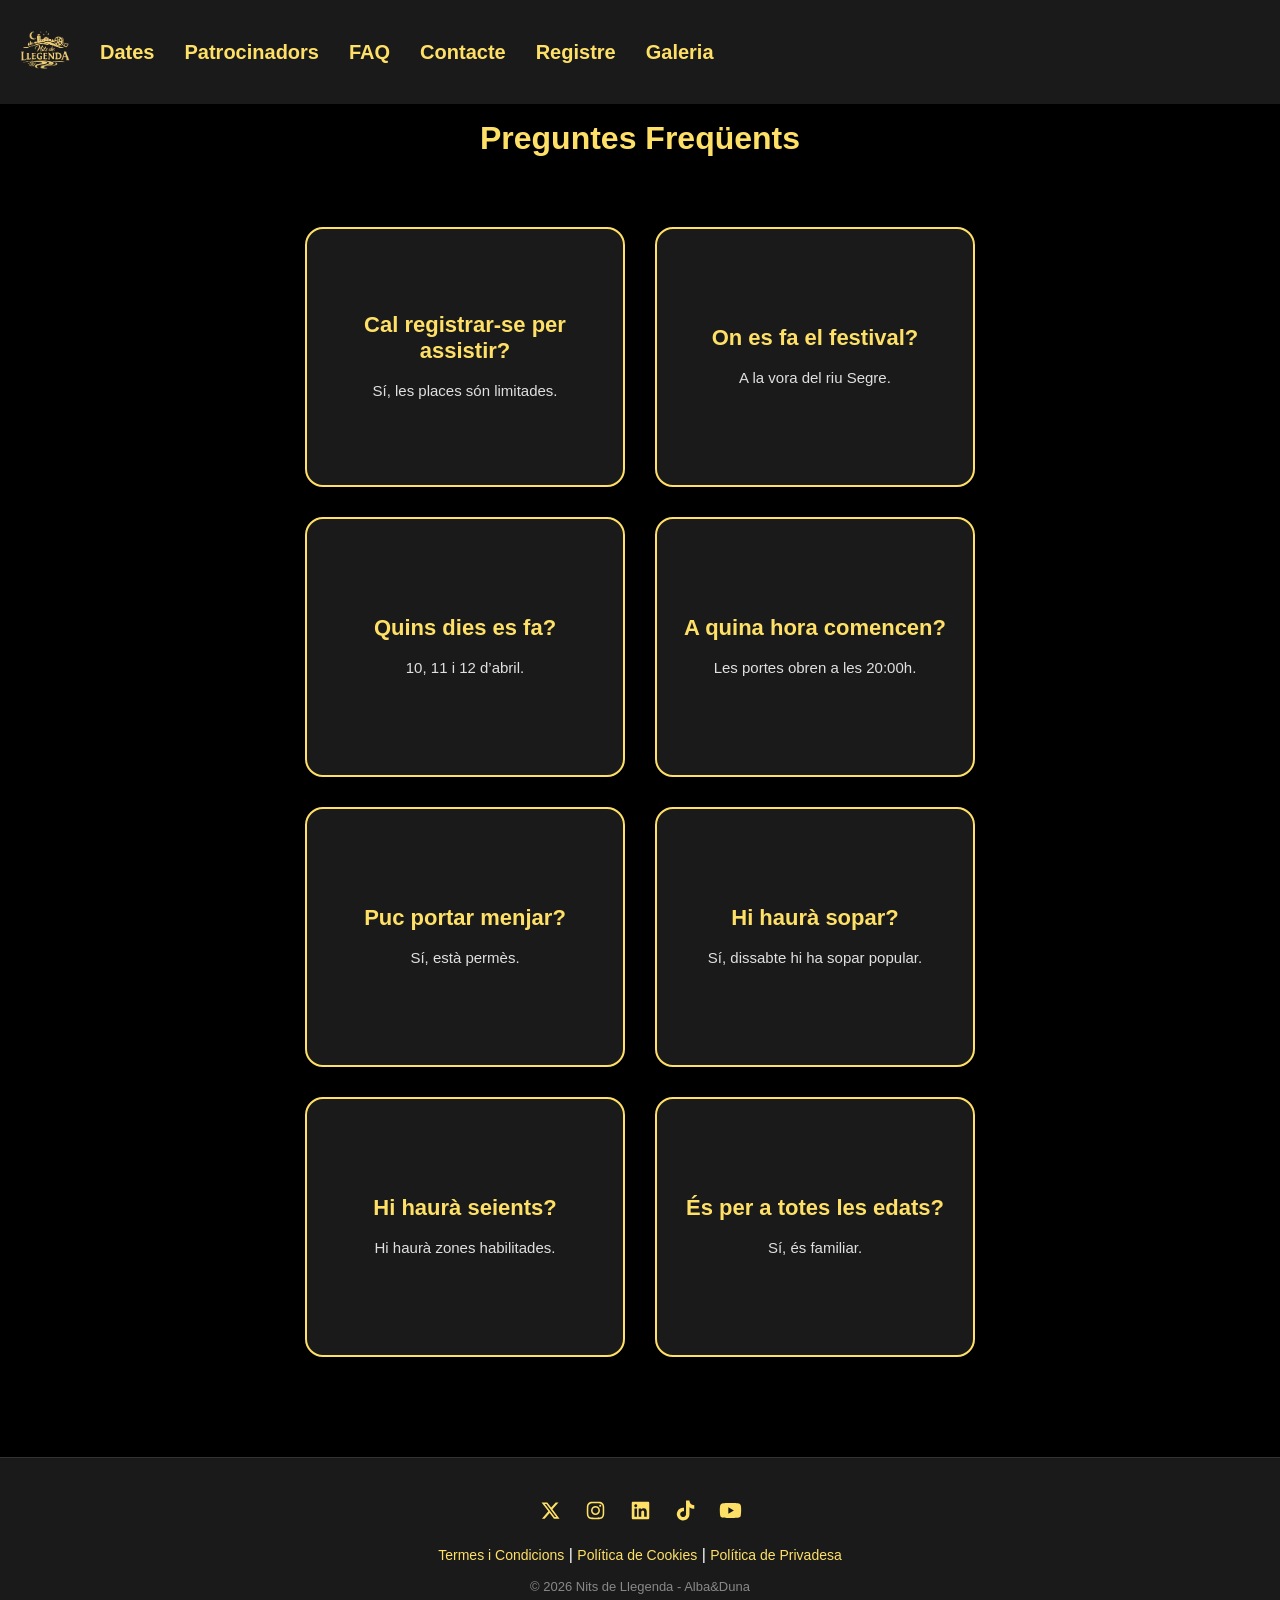
<file: faq.html>
<!doctype html>
<html lang="ca">

  <head>
    <meta charset="UTF-8" />
    <!-- Ho hem afegit perquè es vegin correctament els accents i caràcters en català -->
    <meta name="viewport" content="width=device-width, initial-scale=1.0" />
    <title>Nits de Llegenda</title>
    <!-- Títol del projecte que es mostra a la pestanya del navegador -->
    <link rel="icon" type="image/png" href="img/logo.png" />
    <!-- Hem afegit el logo com a icona -->
    <link rel="stylesheet" href="css/estil.css" />
    <!-- Aquí connectem el CSS -->
  </head>

  <body>
    <header>
      <nav class="fondoen">
        <!-- Menú principal de navegació. Hem utilitzat una classe per poder-lo estilitzar amb CSS -->
        <div class="hamburguesa" id="hamburguesa">
          ☰
        </div> 
        <ul>
          <li>
            <!-- Enllaç intern: porta a la pàgina principal (home) i també funciona com a botó d’inici -->
            <a class="enllaç" href="index.html"><img class="logo" src="img/logo.png" alt="LOGO" /></a>
            <!-- Hem utilitzat una llista per mantenir els enllaços ordenats i fàcils d’estilar -->
          </li>
          <li><a class="enllaç" href="index.html#dates">Dates</a></li>
          <!-- Enllaç amb ancla interna: porta a una secció concreta dins de la pàgina home -->
          <li><a class="enllaç" href="index.html#sponsors">Patrocinadors</a></li>
          <!-- Enllaç amb ancla interna: salta directament a la secció de patrocinadors dins del home -->
          <li><a class="enllaç" href="faq.html">FAQ</a></li>
          <!-- Enllaç intern: porta a una altra pàgina del nostre projecte (FAQ) -->
          <li><a class="enllaç" href="contacte.html">Contacte</a></li>
          <!-- Enllaç intern: porta a la pàgina de contacte del projecte -->
          <li><a class="enllaç" href="registre.html">Registre</a></li>
          <!-- Enllaç intern: porta a la pàgina de registre -->
           <li><a class="enllaç" href="galeria.html">Galeria</a></li>
          <!-- Enllaç intern: porta a la pàgina de galeria -->
        </ul>
      </nav>
    </header>
    <main>
      <h1 id="titol2">Preguntes Freqüents</h1>

      <section class="contenidors">

  <!-- FAQ 1 -->
  <article class="flipcard">
    <div class="flipcard-inner">

      <div class="flipcard-front">
        <h3>Cal registrar-se per assistir?</h3>
        <p>Sí, les places són limitades.</p>
      </div>

      <div class="flipcard-back">
        <h3>Registre obligatori</h3>
        <p>
          Tot i ser un esdeveniment obert a tothom,
          és necessari registrar-se prèviament per assegurar plaça.
          Rebràs la informació completa per correu electrònic.
        </p>
      </div>

    </div>
  </article>

  <!-- FAQ 2 -->
  <article class="flipcard">
    <div class="flipcard-inner">

      <div class="flipcard-front">
        <h3>On es fa el festival?</h3>
        <p>A la vora del riu Segre.</p>
      </div>

      <div class="flipcard-back">
        <h3>Ubicació</h3>
        <p>
          El festival es celebra en un espai natural preparat
          especialment per a l’ocasió, a Lleida,
          prop del riu Segre.
          La ubicació exacta es comunicarà als assistents registrats.
        </p>
      </div>

    </div>
  </article>

  <!-- FAQ 3 -->
  <article class="flipcard">
    <div class="flipcard-inner">

      <div class="flipcard-front">
        <h3>Quins dies es fa?</h3>
        <p>10, 11 i 12 d’abril.</p>
      </div>

      <div class="flipcard-back">
        <h3>Dates del festival</h3>
        <p>
          Les activitats tindran lloc durant tot el cap de setmana,
          amb programació especial cada nit i activitats familiars.
        </p>
      </div>

    </div>
  </article>

  <!-- FAQ 4 -->
  <article class="flipcard">
    <div class="flipcard-inner">

      <div class="flipcard-front">
        <h3>A quina hora comencen?</h3>
        <p>Les portes obren a les 20:00h.</p>
      </div>

      <div class="flipcard-back">
        <h3>Horaris</h3>
        <p>
          Les activitats comencen a les 21:00h
          i les projeccions principals són a les 22:00h.
          La sessió DJ del dissabte acabarà a les 2:00h.
        </p>
      </div>

    </div>
  </article>

  <!-- FAQ 5 -->
  <article class="flipcard">
    <div class="flipcard-inner">

      <div class="flipcard-front">
        <h3>Puc portar menjar?</h3>
        <p>Sí, està permès.</p>
      </div>

      <div class="flipcard-back">
        <h3>Menjar i beguda</h3>
        <p>
          Pots portar el teu propi menjar i beguda.
          També trobaràs opcions gastronòmiques dins del recinte.
        </p>
      </div>

    </div>
  </article>

  <!-- FAQ 6 -->
  <article class="flipcard">
    <div class="flipcard-inner">

      <div class="flipcard-front">
        <h3>Hi haurà sopar?</h3>
        <p>Sí, dissabte hi ha sopar popular.</p>
      </div>

      <div class="flipcard-back">
        <h3>Sopar popular</h3>
        <p>
          El sopar està inclòs per a entrades VIP.
          La resta del públic podrà participar-hi
          per un preu de 6,5 €.
        </p>
      </div>

    </div>
  </article>

  <!-- FAQ 7 -->
  <article class="flipcard">
    <div class="flipcard-inner">

      <div class="flipcard-front">
        <h3>Hi haurà seients?</h3>
        <p>Hi haurà zones habilitades.</p>
      </div>

      <div class="flipcard-back">
        <h3>Comoditat</h3>
        <p>
          Es recomana portar una manta o cadira plegable
          per gaudir de les projeccions amb més comoditat.
        </p>
      </div>

    </div>
  </article>

  <!-- FAQ 8 -->
  <article class="flipcard">
    <div class="flipcard-inner">

      <div class="flipcard-front">
        <h3>És per a totes les edats?</h3>
        <p>Sí, és familiar.</p>
      </div>

      <div class="flipcard-back">
        <h3>Festival familiar</h3>
        <p>
          Hi haurà activitats per a totes les edats:
          tallers, conta-contes, espectacles i cinema.
        </p>
      </div>
    </div>
  </article>
</section>
</main>

    <!-- FOOTER -->
    <!-- El footer és la part final de la pàgina on posem informació secundària i enllaços externs -->
    <footer>
      <section class="icones">
        <!-- Aquí hem col·locat les icones de xarxes socials en format SVG per no dependre d’imatges externes -->
        <!-- Cada icona és un enllaç a una xarxa social externa -->
        <a href="https://x.com/home?lang=es" target="_blank">
          <!-- Aquests links no formen part del nostre projecte, sinó que porten a pàgines com Instagram, YouTube, etc. (enllaços externs) -->
          <svg xmlns="http://www.w3.org/2000/svg" viewBox="0 0 640 640">
            <!-- Icona i enllaç a X (Twitter) -->
            <path
              d="M453.2 112L523.8 112L369.6 288.2L551 528L409 528L297.7 382.6L170.5 528L99.8 528L264.7 339.5L90.8 112L236.4 112L336.9 244.9L453.2 112zM428.4 485.8L467.5 485.8L215.1 152L173.1 152L428.4 485.8z" />
          </svg>
        </a>
        <a href="https://www.instagram.com/" target="_blank">
          <svg xmlns="http://www.w3.org/2000/svg" viewBox="0 0 640 640">
            <!-- Instagram -->
            <path
              d="M320.3 205C256.8 204.8 205.2 256.2 205 319.7C204.8 383.2 256.2 434.8 319.7 435C383.2 435.2 434.8 383.8 435 320.3C435.2 256.8 383.8 205.2 320.3 205zM319.7 245.4C360.9 245.2 394.4 278.5 394.6 319.7C394.8 360.9 361.5 394.4 320.3 394.6C279.1 394.8 245.6 361.5 245.4 320.3C245.2 279.1 278.5 245.6 319.7 245.4zM413.1 200.3C413.1 185.5 425.1 173.5 439.9 173.5C454.7 173.5 466.7 185.5 466.7 200.3C466.7 215.1 454.7 227.1 439.9 227.1C425.1 227.1 413.1 215.1 413.1 200.3zM542.8 227.5C541.1 191.6 532.9 159.8 506.6 133.6C480.4 107.4 448.6 99.2 412.7 97.4C375.7 95.3 264.8 95.3 227.8 97.4C192 99.1 160.2 107.3 133.9 133.5C107.6 159.7 99.5 191.5 97.7 227.4C95.6 264.4 95.6 375.3 97.7 412.3C99.4 448.2 107.6 480 133.9 506.2C160.2 532.4 191.9 540.6 227.8 542.4C264.8 544.5 375.7 544.5 412.7 542.4C448.6 540.7 480.4 532.5 506.6 506.2C532.8 480 541 448.2 542.8 412.3C544.9 375.3 544.9 264.5 542.8 227.5zM495 452C487.2 471.6 472.1 486.7 452.4 494.6C422.9 506.3 352.9 503.6 320.3 503.6C287.7 503.6 217.6 506.2 188.2 494.6C168.6 486.8 153.5 471.7 145.6 452C133.9 422.5 136.6 352.5 136.6 319.9C136.6 287.3 134 217.2 145.6 187.8C153.4 168.2 168.5 153.1 188.2 145.2C217.7 133.5 287.7 136.2 320.3 136.2C352.9 136.2 423 133.6 452.4 145.2C472 153 487.1 168.1 495 187.8C506.7 217.3 504 287.3 504 319.9C504 352.5 506.7 422.6 495 452z" />
          </svg>
        </a>
        <a href="https://www.linkedin.com/feed/" target="_blank">
          <svg xmlns="http://www.w3.org/2000/svg" viewBox="0 0 640 640">
            <!-- LinkedIn -->
            <path
              d="M512 96L127.9 96C110.3 96 96 110.5 96 128.3L96 511.7C96 529.5 110.3 544 127.9 544L512 544C529.6 544 544 529.5 544 511.7L544 128.3C544 110.5 529.6 96 512 96zM231.4 480L165 480L165 266.2L231.5 266.2L231.5 480L231.4 480zM198.2 160C219.5 160 236.7 177.2 236.7 198.5C236.7 219.8 219.5 237 198.2 237C176.9 237 159.7 219.8 159.7 198.5C159.7 177.2 176.9 160 198.2 160zM480.3 480L413.9 480L413.9 376C413.9 351.2 413.4 319.3 379.4 319.3C344.8 319.3 339.5 346.3 339.5 374.2L339.5 480L273.1 480L273.1 266.2L336.8 266.2L336.8 295.4L337.7 295.4C346.6 278.6 368.3 260.9 400.6 260.9C467.8 260.9 480.3 305.2 480.3 362.8L480.3 480z" />
          </svg>
        </a>
        <a href="https://www.tiktok.com/es-419/" target="_blank">
          <svg xmlns="http://www.w3.org/2000/svg" viewBox="0 0 640 640">
            <!-- TikTok -->
            <path
              d="M544.5 273.9C500.5 274 457.5 260.3 421.7 234.7L421.7 413.4C421.7 446.5 411.6 478.8 392.7 506C373.8 533.2 347.1 554 316.1 565.6C285.1 577.2 251.3 579.1 219.2 570.9C187.1 562.7 158.3 545 136.5 520.1C114.7 495.2 101.2 464.1 97.5 431.2C93.8 398.3 100.4 365.1 116.1 336C131.8 306.9 156.1 283.3 185.7 268.3C215.3 253.3 248.6 247.8 281.4 252.3L281.4 342.2C266.4 337.5 250.3 337.6 235.4 342.6C220.5 347.6 207.5 357.2 198.4 369.9C189.3 382.6 184.4 398 184.5 413.8C184.6 429.6 189.7 444.8 199 457.5C208.3 470.2 221.4 479.6 236.4 484.4C251.4 489.2 267.5 489.2 282.4 484.3C297.3 479.4 310.4 469.9 319.6 457.2C328.8 444.5 333.8 429.1 333.8 413.4L333.8 64L421.8 64C421.7 71.4 422.4 78.9 423.7 86.2C426.8 102.5 433.1 118.1 442.4 131.9C451.7 145.7 463.7 157.5 477.6 166.5C497.5 179.6 520.8 186.6 544.6 186.6L544.6 274z" />
          </svg>
        </a>
        <a href="https://www.youtube.com/" target="_blank">
          <svg xmlns="http://www.w3.org/2000/svg" viewBox="0 0 640 640">
            <!-- YouTube -->
            <path
              d="M581.7 188.1C575.5 164.4 556.9 145.8 533.4 139.5C490.9 128 320.1 128 320.1 128C320.1 128 149.3 128 106.7 139.5C83.2 145.8 64.7 164.4 58.4 188.1C47 231 47 320.4 47 320.4C47 320.4 47 409.8 58.4 452.7C64.7 476.3 83.2 494.2 106.7 500.5C149.3 512 320.1 512 320.1 512C320.1 512 490.9 512 533.5 500.5C557 494.2 575.5 476.3 581.8 452.7C593.2 409.8 593.2 320.4 593.2 320.4C593.2 320.4 593.2 231 581.8 188.1zM264.2 401.6L264.2 239.2L406.9 320.4L264.2 401.6z" />
          </svg>
        </a>
      </section>

      <!-- Aquests enllaços porten a pàgines internes del projecte però no formen part del menú principal -->
      <a href="termesicondicions.html">Termes i Condicions</a> |
      <a href="cookies.html">Política de Cookies</a> |
      <a href="privadesa.html">Política de Privadesa</a>

      <!-- carracter especial &copy; del copiright-->
      <p>&copy; 2026 Nits de Llegenda - Alba&Duna</p>
      <!-- Hem afegit el copyright -->
    </footer>
    <script src="js/jcodi.js"></script>
  </body>

</html>
</file>
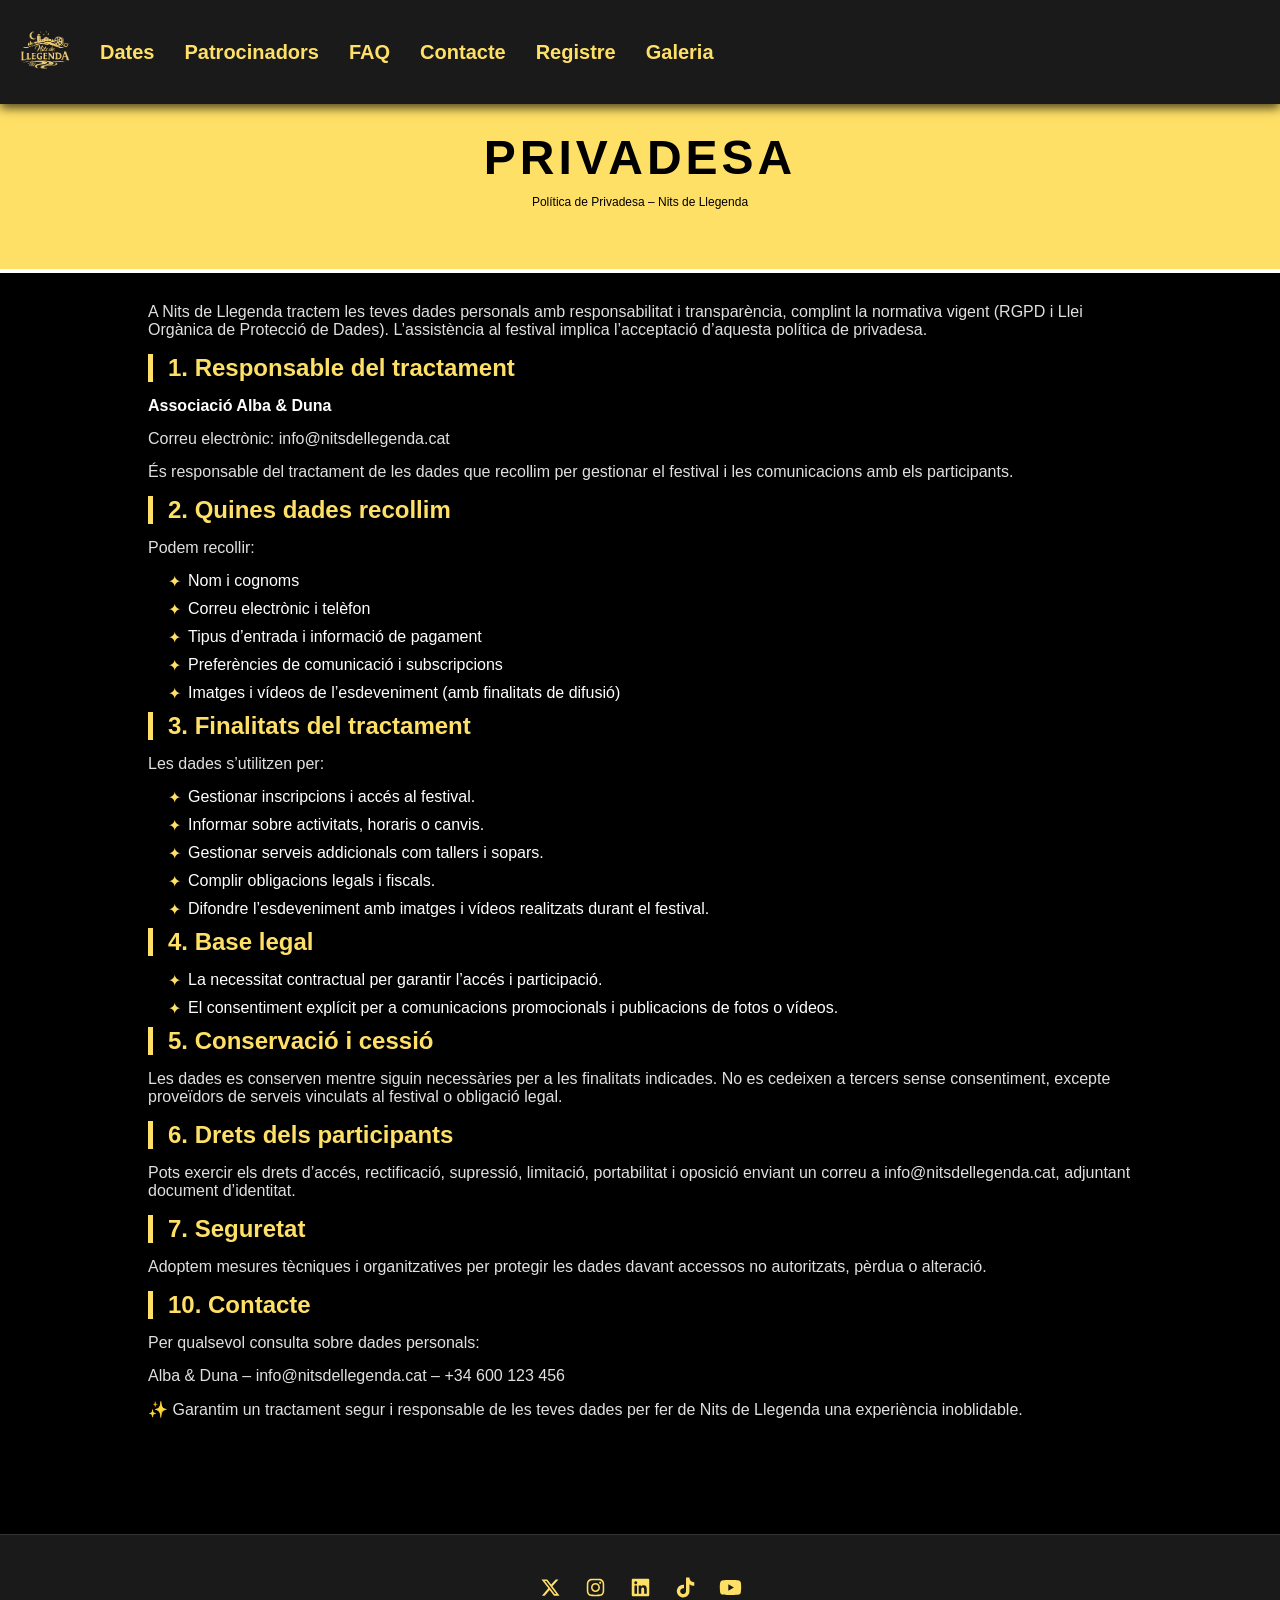
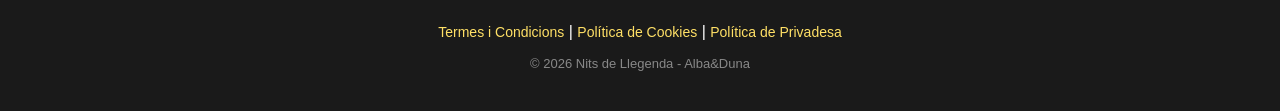
<file: privadesa.html>
<!doctype html>
<html lang="ca">

  <head>
    <meta charset="UTF-8" />
    <!-- Ho hem afegit perquè es vegin correctament els accents i caràcters en català -->
    <meta name="viewport" content="width=device-width, initial-scale=1.0" />
    <title>Nits de Llegenda</title>
    <!-- Títol del projecte que es mostra a la pestanya del navegador -->
    <link rel="icon" type="image/png" href="img/logo.png" />
    <!-- Hem afegit el logo com a icona -->
    <link rel="stylesheet" href="css/estil.css" />
    <!-- Aquí connectem el CSS -->
  </head>

  <body>
    <header>
      <nav class="fondoen">
        <!-- Menú principal de navegació. Hem utilitzat una classe per poder-lo estilitzar amb CSS -->
        <div class="hamburguesa" id="hamburguesa">
          ☰
        </div>
        <ul>
          <li>
            <!-- Enllaç intern: porta a la pàgina principal (home) i també funciona com a botó d’inici -->
            <a class="enllaç" href="index.html"><img class="logo" src="img/logo.png" alt="LOGO" /></a>
            <!-- Hem utilitzat una llista per mantenir els enllaços ordenats i fàcils d’estilar -->
          </li>
          <li><a class="enllaç" href="index.html#dates">Dates</a></li>
          <!-- Enllaç amb ancla interna: porta a una secció concreta dins de la pàgina home -->
          <li><a class="enllaç" href="index.html#sponsors">Patrocinadors</a></li>
          <!-- Enllaç amb ancla interna: salta directament a la secció de patrocinadors dins del home -->
          <li><a class="enllaç" href="faq.html">FAQ</a></li>
          <!-- Enllaç intern: porta a una altra pàgina del nostre projecte (FAQ) -->
          <li><a class="enllaç" href="contacte.html">Contacte</a></li>
          <!-- Enllaç intern: porta a la pàgina de contacte del projecte -->
          <li><a class="enllaç" href="registre.html">Registre</a></li>
          <!-- Enllaç intern: porta a la pàgina de registre -->
           <li><a class="enllaç" href="galeria.html">Galeria</a></li>
          <!-- Enllaç intern: porta a la pàgina de galeria -->
        </ul>
      </nav>
    </header>
    <main>
      <section class="header">
        <h1 id="titol">PRIVADESA</h1>
        <h2 id="subtitol">Política de Privadesa – Nits de Llegenda</h2>
      </section>

      <section class="lletra">
        <article id="parraf">
          <p>
            A Nits de Llegenda tractem les teves dades personals amb
            responsabilitat i transparència, complint la normativa vigent (RGPD
            i Llei Orgànica de Protecció de Dades). L’assistència al festival
            implica l’acceptació d’aquesta política de privadesa.
          </p>
        </article>
      </section>

      <section class="lletra">
        <article>
          <h3>1. Responsable del tractament</h3>
          <p><strong>Associació Alba &amp; Duna</strong></p>
          <p>Correu electrònic: info@nitsdellegenda.cat</p>
          <p>
            És responsable del tractament de les dades que recollim per
            gestionar el festival i les comunicacions amb els participants.
          </p>
        </article>
      </section>

      <section class="lletra">
        <article class="llista">
          <h3>2. Quines dades recollim</h3>
          <p>Podem recollir:</p>
          <ul>
            <!-- Utilitzem llistes perquè les dades quedin ordenades i separades en punts. Això facilita la lectura a l’usuari i després ens permet estilitzar-ho en el CSS -->
            <li>Nom i cognoms</li>
            <li>Correu electrònic i telèfon</li>
            <li>Tipus d’entrada i informació de pagament</li>
            <li>Preferències de comunicació i subscripcions</li>
            <li>
              Imatges i vídeos de l’esdeveniment (amb finalitats de difusió)
            </li>
          </ul>
        </article>
      </section>

      <section class="lletra">
        <article class="llista">
          <h3>3. Finalitats del tractament</h3>
          <p>Les dades s’utilitzen per:</p>
          <ul>
            <li>Gestionar inscripcions i accés al festival.</li>
            <li>Informar sobre activitats, horaris o canvis.</li>
            <li>Gestionar serveis addicionals com tallers i sopars.</li>
            <li>Complir obligacions legals i fiscals.</li>
            <li>
              Difondre l’esdeveniment amb imatges i vídeos realitzats durant el
              festival.
            </li>
          </ul>
        </article>
      </section>

      <section class="lletra">
        <article class="llista">
          <h3>4. Base legal</h3>
          <ul>
            <li>
              La necessitat contractual per garantir l’accés i participació.
            </li>
            <li>
              El consentiment explícit per a comunicacions promocionals i
              publicacions de fotos o vídeos.
            </li>
          </ul>
        </article>
      </section>

      <section class="lletra">
        <!-- Introducció general del escrit del document legal -->
        <article>
          <h3>5. Conservació i cessió</h3>
          <p>
            Les dades es conserven mentre siguin necessàries per a les
            finalitats indicades. No es cedeixen a tercers sense consentiment,
            excepte proveïdors de serveis vinculats al festival o obligació
            legal.
          </p>
        </article>
      </section>

      <section class="lletra">
        <article>
          <h3>6. Drets dels participants</h3>
          <p>
            Pots exercir els drets d’accés, rectificació, supressió, limitació,
            portabilitat i oposició enviant un correu a info@nitsdellegenda.cat,
            adjuntant document d’identitat.
          </p>
        </article>
      </section>

      <section class="lletra">
        <article>
          <h3>7. Seguretat</h3>
          <p>
            Adoptem mesures tècniques i organitzatives per protegir les dades
            davant accessos no autoritzats, pèrdua o alteració.
          </p>
        </article>
      </section>

      <section class="lletra">
        <article>
          <h3>10. Contacte</h3>
          <p>Per qualsevol consulta sobre dades personals:</p>
          <p>Alba & Duna – info@nitsdellegenda.cat – +34 600 123 456</p>
          <p>
            ✨ Garantim un tractament segur i responsable de les teves dades per
            fer de Nits de Llegenda una experiència inoblidable.
          </p>
        </article>
      </section>
    </main>

    <!-- FOOTER -->
    <!-- El footer és la part final de la pàgina on posem informació secundària i enllaços externs -->
    <footer>
      <section class="icones">
        <!-- Aquí hem col·locat les icones de xarxes socials en format SVG per no dependre d’imatges externes -->
        <!-- Cada icona és un enllaç a una xarxa social externa -->
        <a href="https://x.com/home?lang=es" target="_blank">
          <!-- Aquests links no formen part del nostre projecte, sinó que porten a pàgines com Instagram, YouTube, etc. (enllaços externs) -->
          <svg xmlns="http://www.w3.org/2000/svg" viewBox="0 0 640 640">
            <!-- Icona i enllaç a X (Twitter) -->
            <path
              d="M453.2 112L523.8 112L369.6 288.2L551 528L409 528L297.7 382.6L170.5 528L99.8 528L264.7 339.5L90.8 112L236.4 112L336.9 244.9L453.2 112zM428.4 485.8L467.5 485.8L215.1 152L173.1 152L428.4 485.8z" />
          </svg>
        </a>
        <a href="https://www.instagram.com/" target="_blank">
          <svg xmlns="http://www.w3.org/2000/svg" viewBox="0 0 640 640">
            <!-- Instagram -->
            <path
              d="M320.3 205C256.8 204.8 205.2 256.2 205 319.7C204.8 383.2 256.2 434.8 319.7 435C383.2 435.2 434.8 383.8 435 320.3C435.2 256.8 383.8 205.2 320.3 205zM319.7 245.4C360.9 245.2 394.4 278.5 394.6 319.7C394.8 360.9 361.5 394.4 320.3 394.6C279.1 394.8 245.6 361.5 245.4 320.3C245.2 279.1 278.5 245.6 319.7 245.4zM413.1 200.3C413.1 185.5 425.1 173.5 439.9 173.5C454.7 173.5 466.7 185.5 466.7 200.3C466.7 215.1 454.7 227.1 439.9 227.1C425.1 227.1 413.1 215.1 413.1 200.3zM542.8 227.5C541.1 191.6 532.9 159.8 506.6 133.6C480.4 107.4 448.6 99.2 412.7 97.4C375.7 95.3 264.8 95.3 227.8 97.4C192 99.1 160.2 107.3 133.9 133.5C107.6 159.7 99.5 191.5 97.7 227.4C95.6 264.4 95.6 375.3 97.7 412.3C99.4 448.2 107.6 480 133.9 506.2C160.2 532.4 191.9 540.6 227.8 542.4C264.8 544.5 375.7 544.5 412.7 542.4C448.6 540.7 480.4 532.5 506.6 506.2C532.8 480 541 448.2 542.8 412.3C544.9 375.3 544.9 264.5 542.8 227.5zM495 452C487.2 471.6 472.1 486.7 452.4 494.6C422.9 506.3 352.9 503.6 320.3 503.6C287.7 503.6 217.6 506.2 188.2 494.6C168.6 486.8 153.5 471.7 145.6 452C133.9 422.5 136.6 352.5 136.6 319.9C136.6 287.3 134 217.2 145.6 187.8C153.4 168.2 168.5 153.1 188.2 145.2C217.7 133.5 287.7 136.2 320.3 136.2C352.9 136.2 423 133.6 452.4 145.2C472 153 487.1 168.1 495 187.8C506.7 217.3 504 287.3 504 319.9C504 352.5 506.7 422.6 495 452z" />
          </svg>
        </a>
        <a href="https://www.linkedin.com/feed/" target="_blank">
          <svg xmlns="http://www.w3.org/2000/svg" viewBox="0 0 640 640">
            <!-- LinkedIn -->
            <path
              d="M512 96L127.9 96C110.3 96 96 110.5 96 128.3L96 511.7C96 529.5 110.3 544 127.9 544L512 544C529.6 544 544 529.5 544 511.7L544 128.3C544 110.5 529.6 96 512 96zM231.4 480L165 480L165 266.2L231.5 266.2L231.5 480L231.4 480zM198.2 160C219.5 160 236.7 177.2 236.7 198.5C236.7 219.8 219.5 237 198.2 237C176.9 237 159.7 219.8 159.7 198.5C159.7 177.2 176.9 160 198.2 160zM480.3 480L413.9 480L413.9 376C413.9 351.2 413.4 319.3 379.4 319.3C344.8 319.3 339.5 346.3 339.5 374.2L339.5 480L273.1 480L273.1 266.2L336.8 266.2L336.8 295.4L337.7 295.4C346.6 278.6 368.3 260.9 400.6 260.9C467.8 260.9 480.3 305.2 480.3 362.8L480.3 480z" />
          </svg>
        </a>
        <a href="https://www.tiktok.com/es-419/" target="_blank">
          <svg xmlns="http://www.w3.org/2000/svg" viewBox="0 0 640 640">
            <!-- TikTok -->
            <path
              d="M544.5 273.9C500.5 274 457.5 260.3 421.7 234.7L421.7 413.4C421.7 446.5 411.6 478.8 392.7 506C373.8 533.2 347.1 554 316.1 565.6C285.1 577.2 251.3 579.1 219.2 570.9C187.1 562.7 158.3 545 136.5 520.1C114.7 495.2 101.2 464.1 97.5 431.2C93.8 398.3 100.4 365.1 116.1 336C131.8 306.9 156.1 283.3 185.7 268.3C215.3 253.3 248.6 247.8 281.4 252.3L281.4 342.2C266.4 337.5 250.3 337.6 235.4 342.6C220.5 347.6 207.5 357.2 198.4 369.9C189.3 382.6 184.4 398 184.5 413.8C184.6 429.6 189.7 444.8 199 457.5C208.3 470.2 221.4 479.6 236.4 484.4C251.4 489.2 267.5 489.2 282.4 484.3C297.3 479.4 310.4 469.9 319.6 457.2C328.8 444.5 333.8 429.1 333.8 413.4L333.8 64L421.8 64C421.7 71.4 422.4 78.9 423.7 86.2C426.8 102.5 433.1 118.1 442.4 131.9C451.7 145.7 463.7 157.5 477.6 166.5C497.5 179.6 520.8 186.6 544.6 186.6L544.6 274z" />
          </svg>
        </a>
        <a href="https://www.youtube.com/" target="_blank">
          <svg xmlns="http://www.w3.org/2000/svg" viewBox="0 0 640 640">
            <!-- YouTube -->
            <path
              d="M581.7 188.1C575.5 164.4 556.9 145.8 533.4 139.5C490.9 128 320.1 128 320.1 128C320.1 128 149.3 128 106.7 139.5C83.2 145.8 64.7 164.4 58.4 188.1C47 231 47 320.4 47 320.4C47 320.4 47 409.8 58.4 452.7C64.7 476.3 83.2 494.2 106.7 500.5C149.3 512 320.1 512 320.1 512C320.1 512 490.9 512 533.5 500.5C557 494.2 575.5 476.3 581.8 452.7C593.2 409.8 593.2 320.4 593.2 320.4C593.2 320.4 593.2 231 581.8 188.1zM264.2 401.6L264.2 239.2L406.9 320.4L264.2 401.6z" />
          </svg>
        </a>
      </section>

      <!-- Aquests enllaços porten a pàgines internes del projecte però no formen part del menú principal -->
      <a href="termesicondicions.html">Termes i Condicions</a> |
      <a href="cookies.html">Política de Cookies</a> |
      <a href="privadesa.html">Política de Privadesa</a>

      <!-- carracter especial &copy; del copiright-->
      <p>&copy; 2026 Nits de Llegenda - Alba&Duna</p>
      <!-- Hem afegit el copyright -->
    </footer>
    <script src="./js/jcodi.js"></script>
  </body>

</html>
</file>
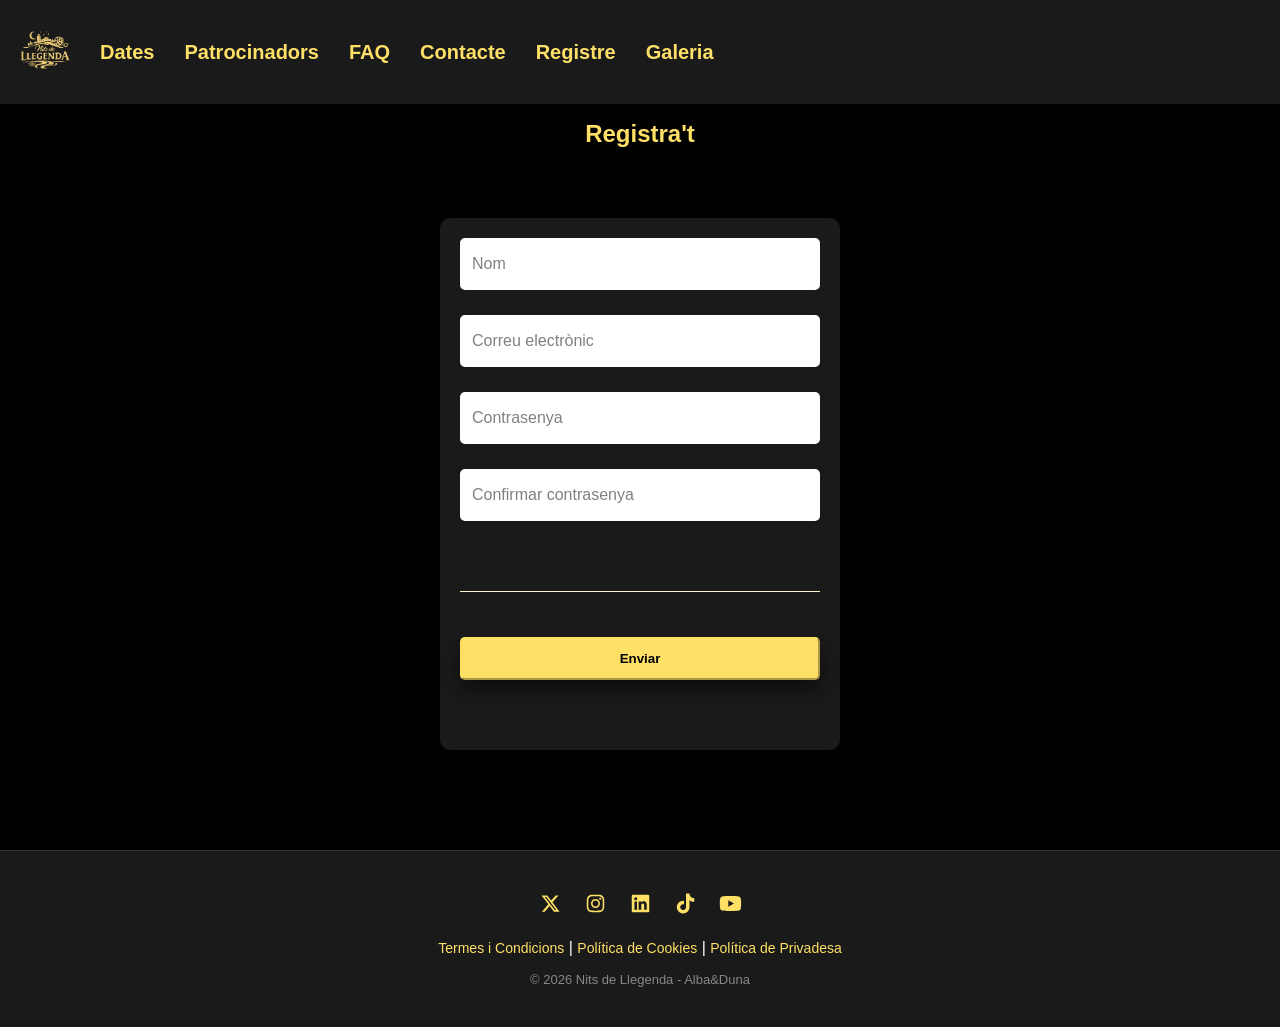
<file: registre.html>
<!doctype html>
<html lang="ca">
  <head>
    <meta charset="UTF-8" />
    <!-- Ho hem afegit perquè es vegin correctament els accents i caràcters en català -->
    <meta name="viewport" content="width=device-width, initial-scale=1.0" />
    <title>Nits de Llegenda</title>
    <!-- Títol del projecte que es mostra a la pestanya del navegador -->
    <link rel="icon" type="image/png" href="img/logo.png" />
    <!-- Hem afegit el logo com a icona -->
    <link rel="stylesheet" href="css/estil.css" />
    <!-- Aquí connectem el CSS -->
  </head>

  <body>
    <header>
      <nav class="fondoen">
        <!-- Menú principal de navegació. Hem utilitzat una classe per poder-lo estilitzar amb CSS -->
        <div class="hamburguesa" id="hamburguesa">☰</div>
        <ul>
          <li>
            <!-- Enllaç intern: porta a la pàgina principal (home) i també funciona com a botó d’inici -->
            <a class="enllaç" href="index.html"
              ><img class="logo" src="img/logo.png" alt="LOGO"
            /></a>
            <!-- Hem utilitzat una llista per mantenir els enllaços ordenats i fàcils d’estilar -->
          </li>
          <li><a class="enllaç" href="index.html#dates">Dates</a></li>
          <!-- Enllaç amb ancla interna: porta a una secció concreta dins de la pàgina home -->
          <li>
            <a class="enllaç" href="index.html#sponsors">Patrocinadors</a>
          </li>
          <!-- Enllaç amb ancla interna: salta directament a la secció de patrocinadors dins del home -->
          <li><a class="enllaç" href="faq.html">FAQ</a></li>
          <!-- Enllaç intern: porta a una altra pàgina del nostre projecte (FAQ) -->
          <li><a class="enllaç" href="contacte.html">Contacte</a></li>
          <!-- Enllaç intern: porta a la pàgina de contacte del projecte -->
          <li><a class="enllaç" href="registre.html">Registre</a></li>
          <!-- Enllaç intern: porta a la pàgina de registre -->
          <li><a class="enllaç" href="galeria.html">Galeria</a></li>
          <!-- Enllaç intern: porta a la pàgina de galeria -->
        </ul>
      </nav>
    </header>
    <main>
  <!-- Aquesta és la part principal de la pàgina, on posem el contingut important -->

  <section>
    <!-- Secció només per mostrar el títol principal del formulari -->
    <h1>Registra't</h1>
    <!-- Títol gran que indica a l’usuari que està a la pàgina de registre -->
  </section>

  <!-- Secció que conté tot el formulari de registre -->
  <section class="registre">

    <!-- Formulario principal. Té un id perquè el JavaScript el pugui trobar i validar -->
    <form id="formulari" action="">

      <div class="camp">
        <!-- Contenidor d’un camp del formulari (nom) per poder-lo estilitzar millor amb CSS -->

        <input type="text" id="nom" name="nom" required />
        <!-- Camp on l’usuari escriu el seu nom. És obligatori gràcies a "required" -->

        <label for="nom">Nom</label>
        <!-- Etiqueta del camp. Serveix per indicar què s’ha d’escriure -->
      </div>

      <div class="camp">
        <!-- Contenidor del camp del correu electrònic -->

        <input type="email" id="correu" name="correu" required />
        <!-- Camp per escriure el correu. El tipus email fa que el navegador validi el format -->

        <label for="correu">Correu electrònic</label>
        <!-- Text que explica que aquí s’ha d’escriure el correu -->
      </div>

      <div class="camp">
        <!-- Contenidor del camp de la contrasenya -->

        <input type="password" id="contrasenya" name="password" required />
        <!-- Camp per escriure la contrasenya. El tipus password amaga el text -->

        <label for="contrasenya">Contrasenya</label>
        <!-- Indica que aquí s’ha d’escriure la contrasenya -->
      </div>

      <div class="camp">
        <!-- Contenidor per confirmar la contrasenya -->

        <input
          type="password"
          id="confirmar"
          name="password_conf"
          required
        />
        <!-- Segon camp de contrasenya per comprovar que coincideix amb la primera -->

        <label for="confirmar">Confirmar contrasenya</label>
        <!-- Text que indica que s’ha de repetir la contrasenya -->
      </div>
    
    <!-- div on apareixera el missatge d'error per si les contrsenyes no concideixen. D'aquesta maner indica a l'usuari quin es l'error. -->
      <div class="missatge-error" id="error-contrasenya"></div>

      <hr class="separador" />
      <!-- Línia separadora visual per dividir els camps del botó -->

      <button id="botonet" type="submit">Enviar</button>
      <!-- Botó que envia el formulari. El JavaScript intercepta aquest enviament per validar-lo -->

    </form>
  </section>
</main>

    <!-- FOOTER -->
    <!-- El footer és la part final de la pàgina on posem informació secundària i enllaços externs -->
    <footer>
      <section class="icones">
        <!-- Aquí hem col·locat les icones de xarxes socials en format SVG per no dependre d’imatges externes -->
        <!-- Cada icona és un enllaç a una xarxa social externa -->
        <a href="https://x.com/home?lang=es" target="_blank">
          <!-- Aquests links no formen part del nostre projecte, sinó que porten a pàgines com Instagram, YouTube, etc. (enllaços externs) -->
          <svg xmlns="http://www.w3.org/2000/svg" viewBox="0 0 640 640">
            <!-- Icona i enllaç a X (Twitter) -->
            <path
              d="M453.2 112L523.8 112L369.6 288.2L551 528L409 528L297.7 382.6L170.5 528L99.8 528L264.7 339.5L90.8 112L236.4 112L336.9 244.9L453.2 112zM428.4 485.8L467.5 485.8L215.1 152L173.1 152L428.4 485.8z"
            />
          </svg>
        </a>
        <a href="https://www.instagram.com/" target="_blank">
          <svg xmlns="http://www.w3.org/2000/svg" viewBox="0 0 640 640">
            <!-- Instagram -->
            <path
              d="M320.3 205C256.8 204.8 205.2 256.2 205 319.7C204.8 383.2 256.2 434.8 319.7 435C383.2 435.2 434.8 383.8 435 320.3C435.2 256.8 383.8 205.2 320.3 205zM319.7 245.4C360.9 245.2 394.4 278.5 394.6 319.7C394.8 360.9 361.5 394.4 320.3 394.6C279.1 394.8 245.6 361.5 245.4 320.3C245.2 279.1 278.5 245.6 319.7 245.4zM413.1 200.3C413.1 185.5 425.1 173.5 439.9 173.5C454.7 173.5 466.7 185.5 466.7 200.3C466.7 215.1 454.7 227.1 439.9 227.1C425.1 227.1 413.1 215.1 413.1 200.3zM542.8 227.5C541.1 191.6 532.9 159.8 506.6 133.6C480.4 107.4 448.6 99.2 412.7 97.4C375.7 95.3 264.8 95.3 227.8 97.4C192 99.1 160.2 107.3 133.9 133.5C107.6 159.7 99.5 191.5 97.7 227.4C95.6 264.4 95.6 375.3 97.7 412.3C99.4 448.2 107.6 480 133.9 506.2C160.2 532.4 191.9 540.6 227.8 542.4C264.8 544.5 375.7 544.5 412.7 542.4C448.6 540.7 480.4 532.5 506.6 506.2C532.8 480 541 448.2 542.8 412.3C544.9 375.3 544.9 264.5 542.8 227.5zM495 452C487.2 471.6 472.1 486.7 452.4 494.6C422.9 506.3 352.9 503.6 320.3 503.6C287.7 503.6 217.6 506.2 188.2 494.6C168.6 486.8 153.5 471.7 145.6 452C133.9 422.5 136.6 352.5 136.6 319.9C136.6 287.3 134 217.2 145.6 187.8C153.4 168.2 168.5 153.1 188.2 145.2C217.7 133.5 287.7 136.2 320.3 136.2C352.9 136.2 423 133.6 452.4 145.2C472 153 487.1 168.1 495 187.8C506.7 217.3 504 287.3 504 319.9C504 352.5 506.7 422.6 495 452z"
            />
          </svg>
        </a>
        <a href="https://www.linkedin.com/feed/" target="_blank">
          <svg xmlns="http://www.w3.org/2000/svg" viewBox="0 0 640 640">
            <!-- LinkedIn -->
            <path
              d="M512 96L127.9 96C110.3 96 96 110.5 96 128.3L96 511.7C96 529.5 110.3 544 127.9 544L512 544C529.6 544 544 529.5 544 511.7L544 128.3C544 110.5 529.6 96 512 96zM231.4 480L165 480L165 266.2L231.5 266.2L231.5 480L231.4 480zM198.2 160C219.5 160 236.7 177.2 236.7 198.5C236.7 219.8 219.5 237 198.2 237C176.9 237 159.7 219.8 159.7 198.5C159.7 177.2 176.9 160 198.2 160zM480.3 480L413.9 480L413.9 376C413.9 351.2 413.4 319.3 379.4 319.3C344.8 319.3 339.5 346.3 339.5 374.2L339.5 480L273.1 480L273.1 266.2L336.8 266.2L336.8 295.4L337.7 295.4C346.6 278.6 368.3 260.9 400.6 260.9C467.8 260.9 480.3 305.2 480.3 362.8L480.3 480z"
            />
          </svg>
        </a>
        <a href="https://www.tiktok.com/es-419/" target="_blank">
          <svg xmlns="http://www.w3.org/2000/svg" viewBox="0 0 640 640">
            <!-- TikTok -->
            <path
              d="M544.5 273.9C500.5 274 457.5 260.3 421.7 234.7L421.7 413.4C421.7 446.5 411.6 478.8 392.7 506C373.8 533.2 347.1 554 316.1 565.6C285.1 577.2 251.3 579.1 219.2 570.9C187.1 562.7 158.3 545 136.5 520.1C114.7 495.2 101.2 464.1 97.5 431.2C93.8 398.3 100.4 365.1 116.1 336C131.8 306.9 156.1 283.3 185.7 268.3C215.3 253.3 248.6 247.8 281.4 252.3L281.4 342.2C266.4 337.5 250.3 337.6 235.4 342.6C220.5 347.6 207.5 357.2 198.4 369.9C189.3 382.6 184.4 398 184.5 413.8C184.6 429.6 189.7 444.8 199 457.5C208.3 470.2 221.4 479.6 236.4 484.4C251.4 489.2 267.5 489.2 282.4 484.3C297.3 479.4 310.4 469.9 319.6 457.2C328.8 444.5 333.8 429.1 333.8 413.4L333.8 64L421.8 64C421.7 71.4 422.4 78.9 423.7 86.2C426.8 102.5 433.1 118.1 442.4 131.9C451.7 145.7 463.7 157.5 477.6 166.5C497.5 179.6 520.8 186.6 544.6 186.6L544.6 274z"
            />
          </svg>
        </a>
        <a href="https://www.youtube.com/" target="_blank">
          <svg xmlns="http://www.w3.org/2000/svg" viewBox="0 0 640 640">
            <!-- YouTube -->
            <path
              d="M581.7 188.1C575.5 164.4 556.9 145.8 533.4 139.5C490.9 128 320.1 128 320.1 128C320.1 128 149.3 128 106.7 139.5C83.2 145.8 64.7 164.4 58.4 188.1C47 231 47 320.4 47 320.4C47 320.4 47 409.8 58.4 452.7C64.7 476.3 83.2 494.2 106.7 500.5C149.3 512 320.1 512 320.1 512C320.1 512 490.9 512 533.5 500.5C557 494.2 575.5 476.3 581.8 452.7C593.2 409.8 593.2 320.4 593.2 320.4C593.2 320.4 593.2 231 581.8 188.1zM264.2 401.6L264.2 239.2L406.9 320.4L264.2 401.6z"
            />
          </svg>
        </a>
      </section>

      <!-- Aquests enllaços porten a pàgines internes del projecte però no formen part del menú principal -->
      <a href="termesicondicions.html">Termes i Condicions</a> |
      <a href="cookies.html">Política de Cookies</a> |
      <a href="privadesa.html">Política de Privadesa</a>

      <!-- carracter especial &copy; del copiright-->
      <p>&copy; 2026 Nits de Llegenda - Alba&Duna</p>
      <!-- Hem afegit el copyright -->
    </footer>
    <script src="js/jcodi.js"></script> <!-- Enllacem el fitxer JavaScript al nostre HTML. El posem al final de la pàgina perquè 
    així primer es carrega tot el contingut (HTML i CSS) i després s’executa el JavaScript. -->
  </body>
</html>
</file>
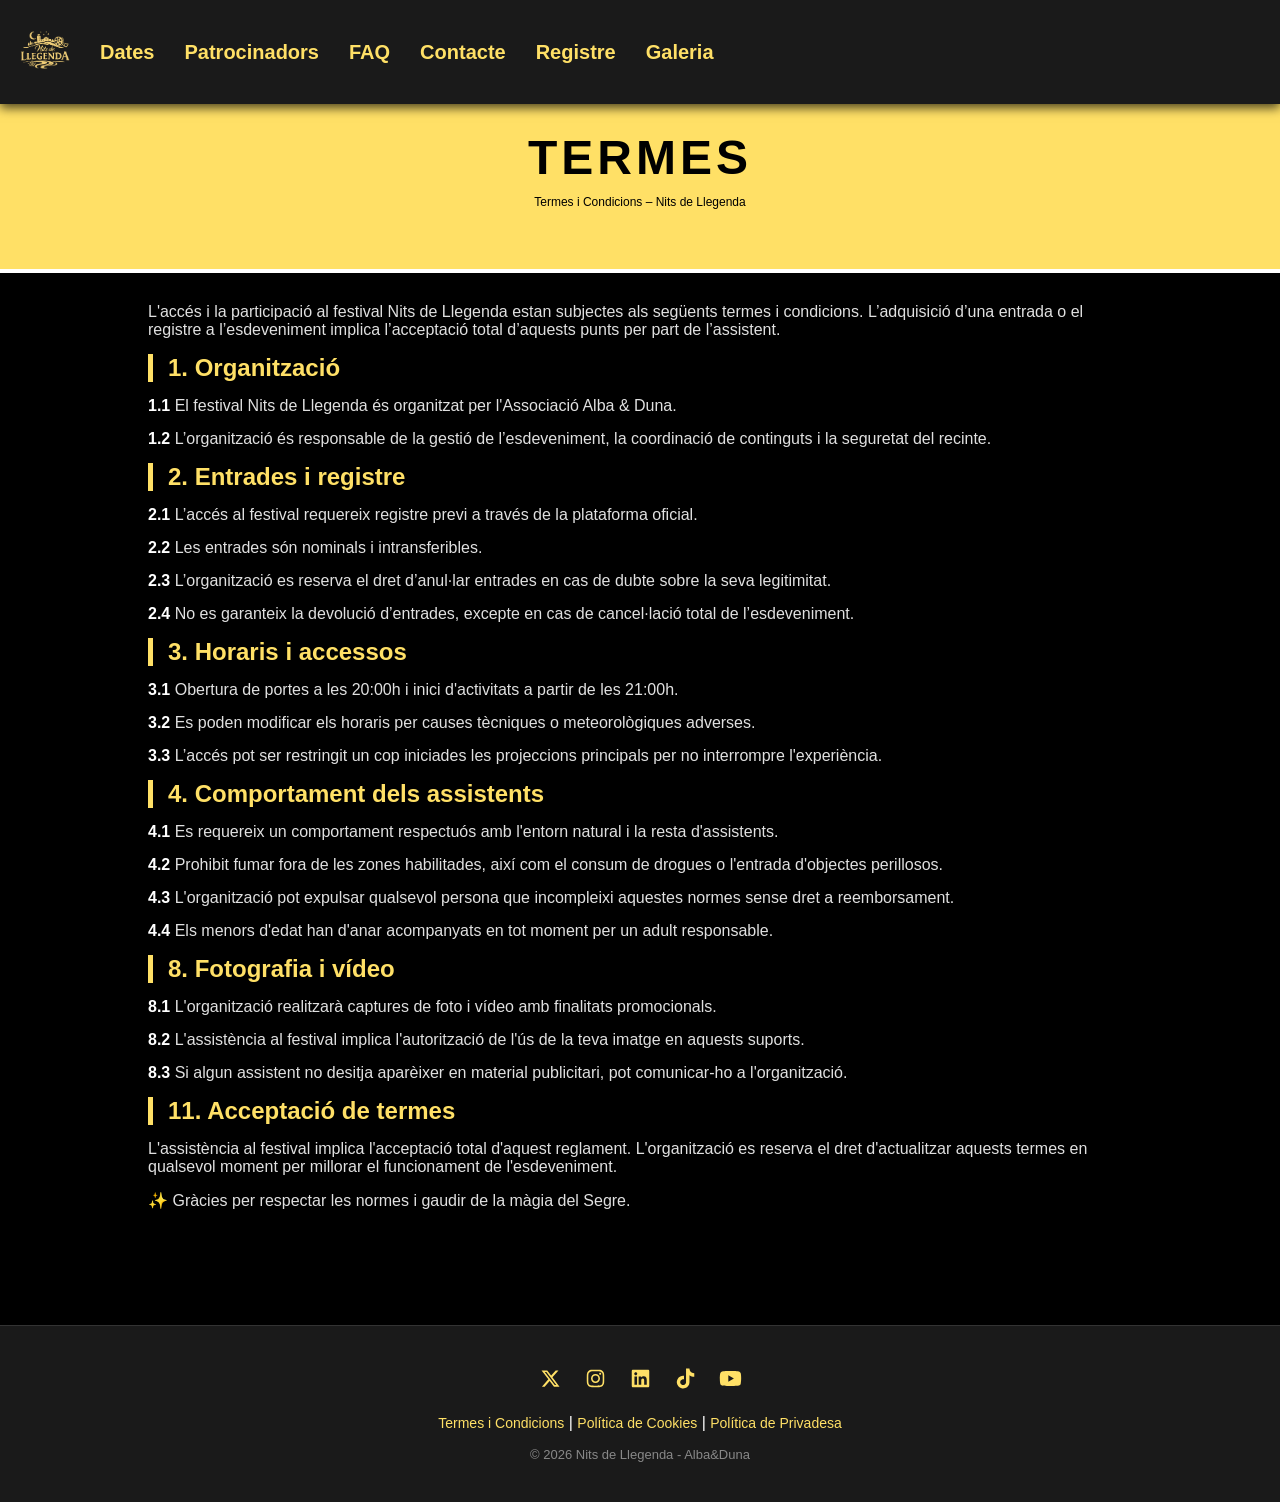
<file: termesicondicions.html>
<!doctype html>
<html lang="ca">

  <head>
    <meta charset="UTF-8" />
    <!-- Ho hem afegit perquè es vegin correctament els accents i caràcters en català -->
    <meta name="viewport" content="width=device-width, initial-scale=1.0" />
    <title>Nits de Llegenda</title>
    <!-- Títol del projecte que es mostra a la pestanya del navegador -->
    <link rel="icon" type="image/png" href="img/logo.png" />
    <!-- Hem afegit el logo com a icona -->
    <link rel="stylesheet" href="css/estil.css" />
    <!-- Aquí connectem el CSS -->
  </head>

  <body>
    <header>
      <nav class="fondoen">
        <!-- Menú principal de navegació. Hem utilitzat una classe per poder-lo estilitzar amb CSS -->
        <div class="hamburguesa" id="hamburguesa">
          ☰
        </div>
        <ul>
          <li>
            <!-- Enllaç intern: porta a la pàgina principal (home) i també funciona com a botó d’inici -->
            <a class="enllaç" href="index.html"><img class="logo" src="img/logo.png" alt="LOGO" /></a>
            <!-- Hem utilitzat una llista per mantenir els enllaços ordenats i fàcils d’estilar -->
          </li>
          <li><a class="enllaç" href="index.html#dates">Dates</a></li>
          <!-- Enllaç amb ancla interna: porta a una secció concreta dins de la pàgina home -->
          <li><a class="enllaç" href="index.html#sponsors">Patrocinadors</a></li>
          <!-- Enllaç amb ancla interna: salta directament a la secció de patrocinadors dins del home -->
          <li><a class="enllaç" href="faq.html">FAQ</a></li>
          <!-- Enllaç intern: porta a una altra pàgina del nostre projecte (FAQ) -->
          <li><a class="enllaç" href="contacte.html">Contacte</a></li>
          <!-- Enllaç intern: porta a la pàgina de contacte del projecte -->
          <li><a class="enllaç" href="registre.html">Registre</a></li>
          <!-- Enllaç intern: porta a la pàgina de registre -->
           <li><a class="enllaç" href="galeria.html">Galeria</a></li>
          <!-- Enllaç intern: porta a la pàgina de galeria -->
        </ul>
      </nav>
    </header>
    <main>
      <section class="header">
        <!-- Hem separat el títol principal i el subtítol per donar jerarquia visual -->
        <h1 id="titol">TERMES</h1>
        <h2 id="subtitol">Termes i Condicions – Nits de Llegenda</h2>
      </section>
      <section class="lletra">
        <article id="parraf">
          <!-- Hem repetit aquesta estructura perquè totes les condicions segueixin el mateix format -->
          <p>
            L'accés i la participació al festival Nits de Llegenda estan
            subjectes als següents termes i condicions. L’adquisició d’una
            entrada o el registre a l’esdeveniment implica l’acceptació total
            d’aquests punts per part de l’assistent.
          </p>
        </article>
      </section>

      <section class="lletra">
        <article>
          <h3>1. Organització</h3> <!-- Cada apartat està numerat per facilitar la lectura i fer-ho més clar -->
          <p>
            <strong>1.1</strong> El festival Nits de Llegenda és organitzat per
            l'Associació Alba & Duna.
            <!-- Utilitzem <strong> per destacar parts del text en negreta. Això ajuda a l’usuari a llegir millor i podem ordenar la informació. -->
          </p>
          <p>
            <strong>1.2</strong> L’organització és responsable de la gestió de
            l’esdeveniment, la coordinació de continguts i la seguretat del
            recinte.
          </p>
        </article>
      </section>

      <section class="lletra">
        <article>
          <h3>2. Entrades i registre</h3>
          <p>
            <strong>2.1</strong> L’accés al festival requereix registre previ a
            través de la plataforma oficial.
          </p>
          <p>
            <strong>2.2</strong> Les entrades són nominals i intransferibles.
          </p>
          <p>
            <strong>2.3</strong> L’organització es reserva el dret d’anul·lar
            entrades en cas de dubte sobre la seva legitimitat.
          </p>
          <p>
            <strong>2.4</strong> No es garanteix la devolució d’entrades,
            excepte en cas de cancel·lació total de l’esdeveniment.
          </p>
        </article>
      </section>

      <section class="lletra">
        <article>
          <h3>3. Horaris i accessos</h3>
          <p>
            <strong>3.1</strong> Obertura de portes a les 20:00h i inici
            d'activitats a partir de les 21:00h.
          </p>
          <p>
            <strong>3.2</strong> Es poden modificar els horaris per causes
            tècniques o meteorològiques adverses.
          </p>
          <p>
            <strong>3.3</strong> L’accés pot ser restringit un cop iniciades les
            projeccions principals per no interrompre l'experiència.
          </p>
        </article>
      </section>

      <section class="lletra">
        <article>
          <h3>4. Comportament dels assistents</h3>
          <p>
            <strong>4.1</strong> Es requereix un comportament respectuós amb
            l'entorn natural i la resta d'assistents.
          </p>
          <p>
            <strong>4.2</strong> Prohibit fumar fora de les zones habilitades,
            així com el consum de drogues o l'entrada d'objectes perillosos.
          </p>
          <p>
            <strong>4.3</strong> L'organització pot expulsar qualsevol persona
            que incompleixi aquestes normes sense dret a reemborsament.
          </p>
          <p>
            <strong>4.4</strong> Els menors d'edat han d'anar acompanyats en tot
            moment per un adult responsable.
          </p>
        </article>
      </section>

      <section class="lletra">
        <article>
          <h3>8. Fotografia i vídeo</h3>
          <p>
            <strong>8.1</strong> L'organització realitzarà captures de foto i
            vídeo amb finalitats promocionals.
          </p>
          <p>
            <strong>8.2</strong> L'assistència al festival implica
            l'autorització de l'ús de la teva imatge en aquests suports.
          </p>
          <p>
            <strong>8.3</strong> Si algun assistent no desitja aparèixer en
            material publicitari, pot comunicar-ho a l'organització.
          </p>
        </article>
      </section>

      <section class="lletra">
        <article>
          <h3>11. Acceptació de termes</h3>
          <p>
            L'assistència al festival implica l'acceptació total d'aquest
            reglament. L'organització es reserva el dret d'actualitzar aquests
            termes en qualsevol moment per millorar el funcionament de
            l'esdeveniment.
          </p>
          <p>
            ✨ Gràcies per respectar les normes i gaudir de la màgia del Segre.
          </p>
        </article>
      </section>
    </main>

    <!-- FOOTER -->
    <!-- El footer és la part final de la pàgina on posem informació secundària i enllaços externs -->
    <footer>
      <section class="icones">
        <!-- Aquí hem col·locat les icones de xarxes socials en format SVG per no dependre d’imatges externes -->
        <!-- Cada icona és un enllaç a una xarxa social externa -->
        <a href="https://x.com/home?lang=es" target="_blank">
          <!-- Aquests links no formen part del nostre projecte, sinó que porten a pàgines com Instagram, YouTube, etc. (enllaços externs) -->
          <svg xmlns="http://www.w3.org/2000/svg" viewBox="0 0 640 640">
            <!-- Icona i enllaç a X (Twitter) -->
            <path
              d="M453.2 112L523.8 112L369.6 288.2L551 528L409 528L297.7 382.6L170.5 528L99.8 528L264.7 339.5L90.8 112L236.4 112L336.9 244.9L453.2 112zM428.4 485.8L467.5 485.8L215.1 152L173.1 152L428.4 485.8z" />
          </svg>
        </a>
        <a href="https://www.instagram.com/" target="_blank">
          <svg xmlns="http://www.w3.org/2000/svg" viewBox="0 0 640 640">
            <!-- Instagram -->
            <path
              d="M320.3 205C256.8 204.8 205.2 256.2 205 319.7C204.8 383.2 256.2 434.8 319.7 435C383.2 435.2 434.8 383.8 435 320.3C435.2 256.8 383.8 205.2 320.3 205zM319.7 245.4C360.9 245.2 394.4 278.5 394.6 319.7C394.8 360.9 361.5 394.4 320.3 394.6C279.1 394.8 245.6 361.5 245.4 320.3C245.2 279.1 278.5 245.6 319.7 245.4zM413.1 200.3C413.1 185.5 425.1 173.5 439.9 173.5C454.7 173.5 466.7 185.5 466.7 200.3C466.7 215.1 454.7 227.1 439.9 227.1C425.1 227.1 413.1 215.1 413.1 200.3zM542.8 227.5C541.1 191.6 532.9 159.8 506.6 133.6C480.4 107.4 448.6 99.2 412.7 97.4C375.7 95.3 264.8 95.3 227.8 97.4C192 99.1 160.2 107.3 133.9 133.5C107.6 159.7 99.5 191.5 97.7 227.4C95.6 264.4 95.6 375.3 97.7 412.3C99.4 448.2 107.6 480 133.9 506.2C160.2 532.4 191.9 540.6 227.8 542.4C264.8 544.5 375.7 544.5 412.7 542.4C448.6 540.7 480.4 532.5 506.6 506.2C532.8 480 541 448.2 542.8 412.3C544.9 375.3 544.9 264.5 542.8 227.5zM495 452C487.2 471.6 472.1 486.7 452.4 494.6C422.9 506.3 352.9 503.6 320.3 503.6C287.7 503.6 217.6 506.2 188.2 494.6C168.6 486.8 153.5 471.7 145.6 452C133.9 422.5 136.6 352.5 136.6 319.9C136.6 287.3 134 217.2 145.6 187.8C153.4 168.2 168.5 153.1 188.2 145.2C217.7 133.5 287.7 136.2 320.3 136.2C352.9 136.2 423 133.6 452.4 145.2C472 153 487.1 168.1 495 187.8C506.7 217.3 504 287.3 504 319.9C504 352.5 506.7 422.6 495 452z" />
          </svg>
        </a>
        <a href="https://www.linkedin.com/feed/" target="_blank">
          <svg xmlns="http://www.w3.org/2000/svg" viewBox="0 0 640 640">
            <!-- LinkedIn -->
            <path
              d="M512 96L127.9 96C110.3 96 96 110.5 96 128.3L96 511.7C96 529.5 110.3 544 127.9 544L512 544C529.6 544 544 529.5 544 511.7L544 128.3C544 110.5 529.6 96 512 96zM231.4 480L165 480L165 266.2L231.5 266.2L231.5 480L231.4 480zM198.2 160C219.5 160 236.7 177.2 236.7 198.5C236.7 219.8 219.5 237 198.2 237C176.9 237 159.7 219.8 159.7 198.5C159.7 177.2 176.9 160 198.2 160zM480.3 480L413.9 480L413.9 376C413.9 351.2 413.4 319.3 379.4 319.3C344.8 319.3 339.5 346.3 339.5 374.2L339.5 480L273.1 480L273.1 266.2L336.8 266.2L336.8 295.4L337.7 295.4C346.6 278.6 368.3 260.9 400.6 260.9C467.8 260.9 480.3 305.2 480.3 362.8L480.3 480z" />
          </svg>
        </a>
        <a href="https://www.tiktok.com/es-419/" target="_blank">
          <svg xmlns="http://www.w3.org/2000/svg" viewBox="0 0 640 640">
            <!-- TikTok -->
            <path
              d="M544.5 273.9C500.5 274 457.5 260.3 421.7 234.7L421.7 413.4C421.7 446.5 411.6 478.8 392.7 506C373.8 533.2 347.1 554 316.1 565.6C285.1 577.2 251.3 579.1 219.2 570.9C187.1 562.7 158.3 545 136.5 520.1C114.7 495.2 101.2 464.1 97.5 431.2C93.8 398.3 100.4 365.1 116.1 336C131.8 306.9 156.1 283.3 185.7 268.3C215.3 253.3 248.6 247.8 281.4 252.3L281.4 342.2C266.4 337.5 250.3 337.6 235.4 342.6C220.5 347.6 207.5 357.2 198.4 369.9C189.3 382.6 184.4 398 184.5 413.8C184.6 429.6 189.7 444.8 199 457.5C208.3 470.2 221.4 479.6 236.4 484.4C251.4 489.2 267.5 489.2 282.4 484.3C297.3 479.4 310.4 469.9 319.6 457.2C328.8 444.5 333.8 429.1 333.8 413.4L333.8 64L421.8 64C421.7 71.4 422.4 78.9 423.7 86.2C426.8 102.5 433.1 118.1 442.4 131.9C451.7 145.7 463.7 157.5 477.6 166.5C497.5 179.6 520.8 186.6 544.6 186.6L544.6 274z" />
          </svg>
        </a>
        <a href="https://www.youtube.com/" target="_blank">
          <svg xmlns="http://www.w3.org/2000/svg" viewBox="0 0 640 640">
            <!-- YouTube -->
            <path
              d="M581.7 188.1C575.5 164.4 556.9 145.8 533.4 139.5C490.9 128 320.1 128 320.1 128C320.1 128 149.3 128 106.7 139.5C83.2 145.8 64.7 164.4 58.4 188.1C47 231 47 320.4 47 320.4C47 320.4 47 409.8 58.4 452.7C64.7 476.3 83.2 494.2 106.7 500.5C149.3 512 320.1 512 320.1 512C320.1 512 490.9 512 533.5 500.5C557 494.2 575.5 476.3 581.8 452.7C593.2 409.8 593.2 320.4 593.2 320.4C593.2 320.4 593.2 231 581.8 188.1zM264.2 401.6L264.2 239.2L406.9 320.4L264.2 401.6z" />
          </svg>
        </a>
      </section>

      <!-- Aquests enllaços porten a pàgines internes del projecte però no formen part del menú principal -->
      <a href="termesicondicions.html">Termes i Condicions</a> |
      <a href="cookies.html">Política de Cookies</a> |
      <a href="privadesa.html">Política de Privadesa</a>

      <!-- carracter especial &copy; del copiright-->
      <p>&copy; 2026 Nits de Llegenda - Alba&Duna</p>
      <!-- Hem afegit el copyright -->
    </footer>
    <script src="./js/jcodi.js"></script>
  </body>

</html>
</file>
<file: css/estil.css>
/* GENERAL: elimina espais i unifica estil per a tota la pàgina */
* {
    margin: 0; /* treu els marges per defecte dels navegadors */
    padding: 0; /* elimina el padding per defecte */
    box-sizing: border-box; /* fa que el padding no afecti la mida final dels elements */
    font-family: 'Segoe UI', Tahoma, Geneva, Verdana, sans-serif; /* tipografia general de la web */
}

/* estil general del cos de la pàgina */
body {
    background-color: #000000; /* fons negre pel fons */
    color: #ffffff;           /* text blanc per contrast */
}

/* contenidor principal del contingut */
main {
    max-width: 80%; /* limita l’amplada perquè no ocupi tota l'amplada */
    margin: 0 auto; /* centra el contingut horitzontalment */
    padding: 20px; /* espai intern perquè no quedi enganxat */
    margin-top: 100px; /* separació de la part superior */
}

/* estil dels títols principals */
h1 {
    text-align: center; /* centra el títol */
    margin-bottom: 70px; /* separació amb el contingut inferior */
    color: #ffe066; /* groc per destacar el títol */
}

/* HEADER */

header{
    background-color: #1a1a1a; /* COLOR DE FONDO */
    align-content: center; /* centrem verticalment*/
    text-align: left; /* text aliniat a l'esquerra*/
    position: fixed; /* fa que el header es quedi fix a dalt */
    top: 0;        
    left: 0;        
    width: 100%;  /* ocupa el 100 per cent del ample de la pantalla */
    box-shadow: 0 4px 10px rgba(0, 0, 0, 0.7); /* li afegim un petit sombrejat en la part inferior per que quedi millor i es diferenci mes del contingut */
    z-index: 1000; /* fem que apareixi sempre per damunt de qualsevol altre elemnt */
    padding: 15px 0; /*espaia intern amunt i abaix del contenidor */
}

header ul { /* en linia horitzontal els elements de la llista, centrats i que començin a l'esquerra*/
    display: flex;   
    align-items: center; 
    justify-content: flex-start;
    padding: 10px 20px;
}

header li { 
    list-style: none; /* li terieml'estil i una mica de marge */
    margin-right: 30px;
}


header img { /* indiquem la mesura de les imatges que ha de tenir*/
    width: 50px;
    height: auto;
    display: block; 
}

header li a.enllaç {  /*els enllaços del header */
    text-decoration: none;  /* Treure decoració*/
    color: #ffe066;
    font-weight: bold;
    font-size:  20px; 

    position: relative;
    display: inline-block; /* es coloca com una linia pero ens permet fer l'escalat sense trecar la posicio que te*/
    transition: color 0.3s ease, transform 0.3s ease;  /*trancicio de color  suau, indiquem que sigui progresiu el canvi */
}

header li a.enllaç:hover {  /*al pasar pel damunt canvia de color */
    color: white;
    transform: scale(1.1);/*fem petit efecte que es faci gran */
}

header li a.enllaç::after {
    content: '';  /* linia que apareix inferiorment de cada enllaç, aquesta creix despres de fer hover i decreix una vegada que treiem el ratolí de manera progressiva*/
    position: absolute;
    left: 0;
    bottom: -5px;
    width: 0%;
    height: 2px;
    background:  #ffe066;
    border-radius: 5px;
    transition: width 0.3s ease;  /*trancició de tamanys, crèixer suau */
}

header li a.enllaç:hover::after { /* quen fem hover, la linia que hem afegit de decoració, li indiquem que la seva llargada sigui tota l'amplada que ocupa*/
    width: 100%;
}

/* per el menú hamburguesa, indiquem on vole que estigui situat i la seba mida */
.hamburguesa{ 
    display: none; /* per defecte amaguem el element */
    font-size: 30px;
    color: #ffe066;
    padding-left: 20px;
}

/* Quan la pantalla sigui més petita que els píxels indicats, és a dir quan sigui en vista mòbil */
@media screen and (max-width: 768px){
    /* mostrar hamburguesa */
    .hamburguesa{
        display: block;
    }

    header ul{
        display: none; /* Oculta el menú de navegació per defecte en versió mòbil */
        flex-direction: column;  /* Organitza els elements del menú en columna */
        align-items: center;  /* Centra els elements horitzontalment */
        padding: 30px 0;
        gap: 30px;  /* Separa els elements del menú entre si */
    }

    /* sols es mostra si esta actiu */
    header ul.actiu{
        display: flex; /* Quan el menú té la classe "actiu", es mostra com a flex i apareix a la pantalla */
    }
}

/* HEADER FOOTER, en les pantalles de cookies, privades i termes hi ha com un doble header o un titul diferenciat*/
.header {
    background-color: #ffe066; 
    color: #000000;          
    padding: 60px 20px;
    text-align: center;
    border-bottom: 4px solid #ffffff; /* borde inferior del contenidor */
    width: 100vw; /* ocupa tot el ample de la pantalla*/
    position: relative;
    left: 50%;
    /* li indiquem la posició exacta on volem que estigui, d'aquesta manera està centrat i ocupa el 100 per cent del width */
    margin-top: -50px;
    transform: translateX(-50%);
}

.header h1 { 
    font-size: 48px;
    letter-spacing: 4px;
    text-transform: uppercase;/*indiquem que el text ha de ser en majúscules sempre*/
    margin-bottom: 10px;
}

/*indiquem com han de ser els títuls*/
.header h2 {
    font-weight: 400;
    font-size: 12px;
}

/* FOOTER: estil general del peu de pàgina */
footer {
    background-color: #1a1a1a; /* fons fosc per diferenciar-lo del contingut */
    text-align: center; /* tot el contingut centrat */
    padding: 40px 20px; /* espai intern perquè no quedi atapeït */
    margin-top: 80px; /* separació amb la part superior */
    border-top: 1px solid #333; /* línia fina per separar visualment */
}

/* dins del footer, organitzem les seccions en fila */
footer section {
    display: flex; /* posa els elements en línia */
    justify-content: center; /* els centra horitzontalment */
    gap: 20px; /* espai entre elements */
    margin-bottom: 20px; /* separació amb el que hi ha a sota */
}

/* estil general de les icones SVG */
.icones svg {
    width: 40px; /* mida base de les icones */
    height: 40px;
    fill: #ffe066; /* color groc per destacar */
}

/* icones dins del footer una mica més petites */
footer .icones svg {
    width: 25px;
    height: 25px;
}

/* efecte quan passem el ratolí per sobre de les icones */
.icones a:hover svg {
    transform: scale(1.2); /* augmenta una mica la mida */
    transition: transform 0.3s ease; /* animació suau */
    fill: #ffffff; /* canvia a blanc en hover */
}

/* estil dels enllaços del footer */
footer a {
    color: #ffe066; /* mateix groc que les icones */
    text-decoration: none; /* treu el subratllat */
    font-size: 14px; /* mida petita i discreta */
    transition: color 0.3s; /* canvi suau de color */
}

/* hover específic per icones: canvia color */
.icones a:hover {
    color: #ffffff;
    text-decoration: none;
}

/* text del footer (copyright, etc.) */
footer p {
    font-size: 13px; /* lleugerament més petit */
    margin-top: 15px; /* separació amb el contingut de dalt */
    color: #888; /* gris suau per no cridar massa l’atenció */
}

/* treiem subratllat als links de les icones */
.icones a{
    text-decoration: none;
}

/* hover general dels enllaços del footer */
footer a:hover {
    color: #ffffff; /* canvia a blanc quan hi passem el ratolí */
}

/* HOME (petits ajustos i efectes d’alguns elements) */

/* imatges dels patrocinadors amb animació suau */
.patrocinis img {
    transition: transform 0.3s ease; /* fa que el zoom sigui suau */
}

/* efecte zoom quan passem el ratolí per sobre */
.patrocinis img:hover {
    transform: scale(1.2); /* augmenta una mica la imatge */
}

/* per quan fem scroll a seccions internes */
#dates, #sponsors {
    scroll-margin-top: 100px;
}

/* títol principal de la home */
.home h1{
    margin-top: 50px; /* separa el títol del top de la pàgina */
}

/* HOME BANNER */
.banner {
    margin-top: -20px;
    position: relative; 
    height: 90dvh;
    overflow: hidden;
    display: flex; 
    justify-content: center; /* centrat horitzontal */
    align-items: center; /* centrat vertical */
    /*ocupa tot el ample de la pantalla, li indiquem on ha d'estar situat amb el translate*/
    width: 100vw;
    position: relative;
    left: 50%;
    transform: translateX(-50%);
}

/* Quan la pantalla sigui més petita que els píxels indicats, és a dir quan sigui en vista mòbil */
@media screen and (max-width: 768px){
    .banner{
        height: 30dvh; /* Quan la pantalla sigui més petita que els píxels indicats, és a dir quan sigui en vista mòbil */
    }
}

.slider{
    width: 100%;
    height: 100%;
    margin: auto ;
    overflow: hidden;  /* una imatge damunt de l'altra */
    position: absolute;
    
}

.slider ul{
    display: flex;/* un al costat de l'altre*/
    padding: 0; /*imatges juntes*/
    margin: 0;
    width: 500%; /*100 per cada imatge*/ 
    animation: slide 20s infinite ease; /* animació que dura 20 segons i fa que aquesta sigui infinita*/
    animation-direction: alternate; /*el slider una vegada que arriba al final torna cap al darrere*/
}
/* a cada imatge li indiquem que ha de tenir el seu màxim d'ample i que la llista no té decoració */
.slider li {
    width: 100%;
    list-style: none;
}
/* la imatge del slider també tindrà el 110 per cent de width*/
.slider img {
    width: 100%;
    display: block;
}

/* 5% DE 20 S = 1S, 100% = 20S, CADA IMATGE son una mica més de 3 segons. Fem que en un 16% del temps es mostri una imatge, es canvi o fagi l'animació de canvi en un segon i després és mostri l'altra imatge canviant en el width */
@keyframes slide {
    0% {
        margin-left: 0%
    }
    16% {
        margin-left: 0%
    }

    21% {
        margin-left: -100%
    }
    37% {
        margin-left: -100%
    }

    42% {
        margin-left: -200%
    }
    58% {
        margin-left: -200%
    }

    63% {
        margin-left: -300%
    }
    79% {
        margin-left: -300%
    }

    84% {
        margin-left: -400%
    }
    100% {
        margin-left: -400%
    }
    
} 

/*contenidor que va per damunt del banner*/
.benvinguda {
    background-color: rgba(0, 0, 0, 0.5); /*el color sera translucit, no opac*/
    color: white;
    text-align: center; /*text centrat*/
    padding: 10px;
    border-radius: 10px;
    margin-top: 50px;
    width: 60%; /*indiquem que ocupara un 60% del ample*/
    z-index: 2; /*indiquem que el índex és 2, és a dir superior, d'aquesta manera es mostrarà per damunt de qualsevol altre element que tingui un índex més baix, que per defecte tots els elements el tenen.*/
}

/*canviem l'estil del títul que serà diferent a la resta, fem que el tamany del text sigui responsive i es un percentatge segons el tamanys de la pantalla*/
.benvinguda h1 {
    font-size: 3.5vw;
    color: #ffe066;
    margin-bottom: 10px;
}

/*canviem l'estil del text que serà diferent a la resta, fem que el tamany del text sigui responsive i es un percentatge segons el tamanys de la pantalla*/
.benvinguda p {
    font-size: 1.2vw;
    margin-bottom: 45px;
}

/* BOTONS: estil general de tots els botons */
button {
    background: #ffe066; /* color groc principal */
    color: black; /* text negre */
    padding: 12px 25px;
    text-decoration: none; /* treiem subratllats */
    border-radius: 5px; /* cantonades lleugerament arrodonides */
    font-weight: bold; /* text més visible */
    border-color: #ffe066;
    margin-bottom: 50px; /* separació amb altres elements */
    transition: transform 0.3s ease; /* animació suau */
    box-shadow: 0 10px 20px rgba(0, 0, 0, 0.5); /* efecte d'ombra */
}

/* efecte quan passem el ratolí per sobre del botó */
button:hover {
    background: #fff5d0; /* color més clar per a que es vegi la diferència */
    transform: scale(1.2); /* augmenta la mida del botó */
    cursor: pointer; /* mostra el cursor de clic */
}

/* botó específic */
#botonet:hover{
    background: #fff5d0;
    transform: scale(1.05); /* és fa una mica menys gran que el general */
}

/* efecte quan fem clic al botó */
button:active, #botonet:active {
    transform: scale(0.95); /* es fa més petit per simular que aprete'm */
}

/* coloquem el contenidor on hi ha el boto de contacte al home centrat al mig */
.contactans{
    display: flex;
    justify-content: center;
}

/* HOME DATES */
.dates{
    display: flex; /* converteix el contenidor en elements de fila */
    justify-content: center; /* centra els elements horitzontalment */
    align-items: center;  /* centra els elements verticalment */
    gap: 100px;  /* separacio entre columnes */
    flex-wrap: wrap; /* permet que els elements baixin a una nova línia en pantalles petites */
}

/* indiquem el tamnay maxim que han de tenir la imatge */
.dates img{
    max-height:400px;
    width: auto;
}

/* indiquem el tamnay maxim que han de tenir el text */
.dates p{
    max-width:500px;
}

 /* TAULA QUE ÉS TROBA EN HOME */
 .table-container {
    overflow-x: auto; /* fa que amb resolució de pantalles petites es pugui fer scroll en només la taula, per visualitzar el contingut d'aquesta*/
    width: 100%;
}


table.horari {
    overflow-x: auto;
    width: 100%;
    text-align: center; /* centrem el text dins de cada cel·la */
    margin: 0 auto; /* la centrem horitzontalment */
    border: 3px solid #ffe066; /* contorn groc per destacar la taula */
}

/* estil general de les cel·les */
table.horari th, table.horari td {
    border: 1px solid #282828; /* línies fines entre cel·les */
    padding: 10px; /* espai intern */
}

/* capçaleres principals de la taula */
table.horari th {
    background-color: #ffe066; /* fons groc per destacar títols */
    color: #000000; /* text negre per contrast */
}

/* files parelles amb un color */
table.horari tr:nth-child(even) {
    background-color: #252424;
}

/* files senars amb altre color */
table.horari tr:nth-child(odd) {
    background-color: #1a1a1a;
}

/* efecte quan passem el ratolí per sobre d’una fila */
table.horari tr:hover {
    background-color: #535353; /* ressalta la fila */
    color: #ffe066; /* canvia el text a groc */
}

/* home - patrocinadors */
/* aquesta part del css controla tota la secció dels patrocinadors a la pàgina principal */

/* fila de patrocinadors */
/* aquí fem servir flex per posar totes les targetes en una mateixa fila */
/* també les centrem perquè quedin ben col·locades al mig de la pantalla */
/* i fem que puguin baixar a una altra línia si no hi ha espai (responsive) */
.fila {
    display: flex; /* activem flexbox per ordenar els elements en fila */
    justify-content: center; /* centrem els patrocinadors horitzontalment */
    gap: 25px; /* deixem espai entre cada targeta perquè no estiguin enganxades */
    flex-wrap: wrap; /* permet que les targetes saltin a una altra línia en pantalles petites */
    margin-bottom: 30px; /* separació amb el que hi ha a sota */
    width: 100%; /* ocupa tot l’ample disponible */
    max-width: 960px; /* limitem l’ample perquè no s’estiri massa en pantalles grans */
    margin-left: auto; /* centrem el bloc automàticament a l’esquerra */
    margin-right: auto; /* centrem el bloc automàticament a la dreta */
}

/* cada targeta de patrocinador */
/* aquí definim la mida fixa de cada card i activem el context 3d */
.flipcard-patro {
    width: 220px; /* amplada fixa de la targeta */
    height: 180px; /* alçada fixa de la targeta */
    perspective: 1200px; /* crea profunditat 3d perquè el gir sembli real */
}

/* part interior de la targeta */
/* aquesta és la peça que realment gira quan fem hover */
.flipcard-patro-inner {
    position: relative; /* permet que les cares es posicionin una sobre l’altra */
    width: 100%; /* ocupa tota la targeta */
    height: 100%; /* ocupa tota l’alçada de la targeta */
    transition: transform 0.8s ease; /* fa que el gir sigui suau i no instantani */
    transform-style: preserve-3d; /* manté el efecte 3d durant la rotació */
}

/* efecte de gir quan passem el ratolí */
/* quan l’usuari passa el ratolí per sobre, la targeta gira 180 graus */
.flipcard-patro:hover .flipcard-patro-inner {
    transform: rotateY(180deg); /* gira la targeta en l’eix vertical */
}

/* cares de la targeta */
/* aquesta regla s’aplica tant a la part frontal com a la posterior */
.flipcard-patro-front,
.flipcard-patro-back {
    position: absolute; /* les dues cares ocupen exactament el mateix espai */
    width: 100%; /* ocupen tota l’amplada */
    height: 100%; /* ocupen tota l’alçada */
    border-radius: 20px; /* cantonades arrodonides per un estil més modern */

    backface-visibility: hidden; /* amaga la cara quan està girada */
    -webkit-backface-visibility: hidden; /* compatibilitat amb alguns navegadors */

    display: flex; /* fem servir flex per centrar el contingut */
    flex-direction: column; /* col·loquem els elements en columna */
    justify-content: center; /* centrem verticalment el contingut */
    align-items: center; /* centrem horitzontalment el contingut */
    padding: 20px; /* espai interior perquè no quedi enganxat */
    box-sizing: border-box; /* evita que el padding augmenti la mida total */

    background-color: #1a1a1a; /* color de fons fosc de la targeta */
    border: 3px solid rgb(69, 69, 69); /* contorn gris per separar-la del fons */
    transition: background-color 0.5s, border-color 0.5s; /* canvi suau de colors */

    transform-style: preserve-3d; /* manté coherència del 3d dins la targeta */
}

/* efecte quan passem el ratolí */
/* canvia el color de fons i el contorn per donar sensació d’interacció */
.flipcard-patro:hover .flipcard-patro-front,
.flipcard-patro:hover .flipcard-patro-back {
    border-color: #ffe066; /* el contorn es torna groc */
    background-color: #252525; /* el fons s’aclareix una mica */
}

/* imatge de la part frontal */
/* ajustem la imatge perquè no es deformi */
.flipcard-patro-front img {
    max-width: 100%; /* la imatge no supera l’ample de la targeta */
    height: auto; /* manté la proporció original */
}

/* part de darrere de la targeta */
/* aquesta cara ja està girada perquè encaixi amb l’efecte de flip */
.flipcard-patro-back {
    transform: rotateY(180deg); /* la posem girada perquè després es vegi correctament */
    text-align: center; /* centrem el text */
}

/* títol del patrocinador */
.flipcard-patro-back h3 {
    color: #ffe066; /* color groc per destacar el títol */
    margin-bottom: 20px; /* separació amb el botó */
    font-size: 22px; /* mida del text una mica més gran */
}

/* botó de la targeta */
.flipcard-patro-back a {
    text-decoration: none; /* traiem el subratllat del link */
    background-color: #ffe066; /* color de fons del botó */
    color: black; /* color del text */
    padding: 10px 18px; /* espai interior del botó */
    border-radius: 10px; /* botó amb cantonades arrodonides */
    font-weight: bold; /* text més gruixut */
    display: inline-block; /* permet aplicar transformacions correctament */

    transition: all 0.4s ease-out; /* animació suau quan canvia d’estat */
}

/* efecte hover del botó */
/* quan passem el ratolí, el botó creix una mica i canvia de color */
.flipcard-patro-back a:hover {
    background-color: #fff5d0; /* color més clar per indicar interacció */
    transform: scale(1.08); /* el botó creix una mica per donar efecte visual */
}

/* REGISTRE I CONTACTE (Aquí arreglem la pàgina en general de registre i contacte, però sobretot ens ocupem del disseny dels formularis i del que han de fer.)   */
/* Estil general per a totes les icones SVG (xarxes socials, etc.)
   Ho fem per controlar la mida de totes les icones de manera uniforme */
svg{
    max-width: 50px; /* no deixem que les icones siguin massa grans */
    color:white; /* intentem que les icones siguin visibles sobre fons fosc */
    height:auto; /* mantenim proporcions correctes sense deformar-les */
}

/* Contenidor principal que agrupa el formulari i altres elements
   L’usem per posar-ho tot en format columna/filera segons pantalla */
.contenedor_principal{
    display: flex; /* activem flexbox per poder ordenar elements fàcilment */
    gap: 60px; /* deixem espai entre blocs perquè no estiguin enganxats */
    justify-content: center; /* centrem tot el contingut horitzontalment */
    align-items: flex-start; /* alineem els elements des de dalt */
    flex-wrap: wrap; /* si no cap en pantalla petita, baixa a la següent línia */
}

/* Estil general del formulari
   Ho fem en columna perquè cada camp vagi un sota l’altre */
form {
    display: flex;
    flex-direction: column; /* força els inputs a anar en vertical */
    gap: 25px; /* separació entre camps del formulari */
}

/* Estil de tots els inputs i textareas del formulari
   Aquí controlem com es veuen els camps on l’usuari escriu */
form input, form textarea {
    padding: 10px; /* espai interior perquè el text no estigui enganxat */
    font-size: 16px; /* mida de lletra còmoda per llegir i escriure */
    border-radius: 5px; /* cantonades una mica arrodonides */
    border: none; /* traiem l’estil per defecte del navegador */
    outline: none; /* eliminem el contorn blau per poder-lo personalitzar */
    border: 3px solid white; /* posem un marc blanc per defecte */
    transition: border-color 0.3s ease, box-shadow 0.3s ease;
    /* fem que els canvis de color i ombra siguin suaus i no bruscos */

    min-width: 200px; /* assegurem que el camp no sigui massa petit */
}

/* Quan l’usuari fa clic dins d’un camp (focus)
   canviem el color per indicar visualment que està actiu */
input:focus, textarea:focus {
    border-color:#ffe066; /* color groc per destacar el camp actiu */
    box-shadow: 0 0 4px #ffe066; /* petit efecte de llum al voltant */
}

/* Fem el textarea més alt perquè es pugui escriure text llarg còmodament */
form textarea {
    min-height: 120px; /* alçada mínima per missatges */
}

/* Caixes que contenen el formulari de registre i contacte
   els donem un fons diferent per separar-los visualment */
.registre , .contacte{
    padding: 20px; /* espai interior perquè no estigui enganxat al marc */
    background-color: rgba(255,255,255,0.1);
    /* fons semi-transparent per destacar sense ser molt agressiu */

    border-radius: 10px; /* cantonades arrodonides */
}

/* Caixa del registre
   la limitem perquè no sigui massa ampla en pantalles grans */
.registre{
    max-width: 400px; /* amplada màxima controlada */
    margin: auto; /* centrem la caixa a la pantalla */
}

/* Caixa del contacte
   més ampla perquè normalment té més camps */
.contacte{
    width: 40%; /* ocupa un percentatge de pantalla */
    max-width:40%; /* evitem que creixi massa */
    margin: auto; /* centrat */
    min-width: 290px; /* assegurem que en mòbil no es trenqui */
}

/* Separador visual entre parts del formulari */
hr {
    border: none; /* eliminem estil per defecte */
    height: 1px; /* línia fina */
    background-color: #fff5d0; /* color suau groguenc */
    margin: 20px 0; /* espai dalt i baix */
}

/* Contenidor del mapa (Google Maps o similar)
   el centrem i li donem espai */
.mapa {
    width: 100%;
    display: flex;
    justify-content: center;
    margin: 20px 0px;
}

/* Estil del mapa incrustat */
.mapa iframe {
    width: 100%; /* ocupa tot l’ample disponible */
    height: 350px; /* alçada fixa perquè es vegi bé */
    border: 0; /* eliminem marc del iframe */
    border-radius: 10px; /* cantonades arrodonides */
}

/* Títols dins de la zona d’informació */
.info h3{
    margin-bottom: 20px; /* separació amb el text de sota */
}

/* Classe que afegim amb JavaScript quan hi ha error
   serveix per marcar camps en vermell */
.error{
    border:3px solid red !important;
    /* força el vermell encara que hi hagi altres estils */

    box-shadow:0 0 5px red; /* efecte de ressalt visual */
}

/* Contenidor individual de cada camp del formulari */
.camp{
    position: relative; /* necessari per col·locar el label a dins */
    width: 100%;
}

/* Estil dels inputs dins dels camps */
.camp input{

    width: 100%; /* ocupen tot l’espai disponible */

    padding: 20px 10px 8px 10px;
    /* espai especial perquè el text no xoqui amb el label */

    font-size: 16px;

    border-radius: 5px;

    border: 3px solid white;

    background-color: white;

    color: black; /* text visible sobre fons blanc */
}

/* Estil del textarea dins del camp */
.camp textarea{

    width: 100%;

    padding: 20px 10px 8px 10px;

    font-size: 16px;

    border-radius: 5px;

    border: 3px solid white;

    background-color: white;

    color: black;

    resize: vertical; /* només es pot ampliar verticalment */

    min-height: 120px;

    outline: none;

    transition: border-color 0.3s ease, box-shadow 0.3s ease;
}

/* Label flotant dins dels camps
   està dins del input fins que l’usuari escriu */
.camp label{

    position: absolute;

    left: 12px;

    top: 50%; /* el col·loquem al centre verticalment */

    transform: translateY(-50%);

    color: gray;

    transition: 0.3s ease; /* moviment suau quan puja */

    pointer-events: none; /* evita que es pugui clicar el label */

    font-size: 16px;
}

/* Quan el camp està actiu o té text escrit,
   el label puja per deixar espai al text */
.camp input:focus + label,
.camp input:valid + label,
.camp textarea:focus + label,
.camp textarea:valid + label{

    top: -10px; /* el pugem fora del camp */

    left: 6px;

    font-size: 14px; /* el fem més petit */

    background-color: #1f1f1f; /* el "retallem" del fons */

    padding: 0 5px;

    color: #ffe066; /* color groc per destacar */
}

/* ========================= */
/* TEXT LEGAL (PRIVADESA ETC) */
/* ========================= */

/* Títol principal dels textos legals */
#titol {
    color: black;
}

/* Subtítol del document legal */
#subtitol{
    color: black;
}

/* Separació entre blocs de text */
.lletra section {
    margin-bottom: 35px;
}

/* Separació especial per alguns paràgrafs */
#parraf{
    margin-top: 30px;
}

/* Títols dins dels textos legals */
.lletra h3 {
    color: #ffe066; /* groc per destacar apartats */
    font-size: 24px;
    margin-bottom: 15px;
    border-left: 5px solid #ffe066; /* línia decorativa lateral */
    padding-left: 15px;
}

/* Paràgrafs generals del text legal */
.lletra p {
    margin-bottom: 15px;
    font-size: 16px;
    color: #e0e0e0; /* gris clar per llegibilitat */
}

/* Text important dins del document */
.lletra strong {
    color: #ffffff; /* el fem més visible */
}

/* LLISTES DE APARTAT PRIVADESA*/

/* treiem el punt per defecte i ajustem la llista */
.llista ul {
    list-style: none;
    padding-left: 20px;
}

/* cada element de la llista amb espai i posició */
.llista ul li {
    position: relative;
    margin-bottom: 10px;
    padding-left: 20px;
}

/* personalitzem el punt de la llista amb un símbol groc */
.llista ul li::before {
    content: "✦";
    color: #ffe066;
    position: absolute;
    left: 0;
}

/* això fa que sigui més responsive la pàgina */
.faq_contenidors,
.contenidors {
    display: flex; /* organitza els blocs en fila */
    flex-wrap: wrap; /* permet que baixin si no caben */
    gap: 25px; /* espai entre elements */
}

/* FaQ: FLIPCARDS */
.contenidors {
    display: flex; /* posem les targetes en fila amb flexbox perquè s’organitzin automàticament */
    flex-wrap: wrap; /* si no caben, baixen a la següent línia */
    justify-content: center; /* les centrem horitzontalment a la pàgina */
    gap: 30px; /* deixem espai entre targetes perquè no quedin enganxades */
}

/* targeta principal */
.flipcard {
    width: 320px; /* amplada fixa de la targeta */
    height: 260px; /* alçada fixa perquè totes siguin iguals */
    perspective: 1200px; /* crea efecte 3D quan fem el gir */
}

/* part interior que gira */
.flipcard-inner {
    position: relative; /* permet superposar la part davant i darrere */
    width: 100%; /* ocupa tota la targeta */
    height: 100%; /* ocupa tota l’alçada */

    transform-style: preserve-3d; /* manté l’efecte 3D quan girem */

    transition: transform 0.8s ease, box-shadow 0.5s ease; /* fa que el gir sigui suau i animat */
}

/* quan passem el ratolí, la targeta gira */
.flipcard:hover .flipcard-inner {
    transform: rotateY(180deg); /* gira la targeta 180 graus horitzontalment */
}

/* cares de la targeta (davant i darrere) */
.flipcard-front,
.flipcard-back {
    position: absolute; /* les posem una sobre l’altra */
    width: 100%; /* ocupen tota la targeta */
    height: 100%;

    border-radius: 18px; /* cantonades arrodonides */

    padding: 25px; /* espai intern perquè el text no toqui les vores */

    backface-visibility: hidden; /* amaga la cara quan està girada */

    display: flex; /* centrem el contingut fàcilment */
    flex-direction: column; /* elements en columna */
    justify-content: center; /* centrat vertical */
    align-items: center; /* centrat horitzontal */

    border: 2px solid #ffe066; /* vora groga per destacar */
    background-color: #1a1a1a; /* fons fosc */

    box-shadow: 0 8px 18px rgba(0,0,0,0.4); /* ombra per donar profunditat */

    transition: background-color 0.5s ease, box-shadow 0.5s ease, transform 0.8s ease; /* animacions suaus */
}

/* efecte quan passem el ratolí per sobre */
.flipcard:hover .flipcard-front,
.flipcard:hover .flipcard-back {
    background-color: #252525; /* canvia lleugerament el fons */
    box-shadow: 0 10px 25px rgba(255,224,102,0.25); /* ombra groguenca més visible */
}

/* part del darrere ja està girada inicialment */
.flipcard-back {
    transform: rotateY(180deg); /* la cara del darrere comença girada */
}

/* títols dins de la targeta */
.flipcard h3 {
    color: #ffe066; /* color groc per destacar */
    margin-bottom: 15px; /* separació amb el text */
    text-align: center; /* centrem el text */
    font-size: 22px; /* mida del títol */
    transition: color 0.4s ease; /* canvi suau de color */
}

/* text dins de la targeta */
.flipcard p {
    color: #e0e0e0; /* gris clar per llegir bé */
    text-align: center; /* centrat */
    line-height: 1.6; /* espai entre línies perquè sigui més llegible */
    font-size: 15px; /* mida del text */
    transition: color 0.4s ease; /* canvi suau de color */
}

/* quan passem el ratolí, el títol es torna blanc */
.flipcard:hover h3 {
    color: white;
}

/* quan passem el ratolí, el text es torna més clar/groc suau */
.flipcard:hover p {
    color: #fff5d0;
}

/* POPUP D'ENTRADA A LA WEB */
/* estil del popup (modal) que apareix quan entrem a la web o quan es reinicia */
#popup{
    display:none; /* per defecte està amagat fins que el mostrem amb javascript */
    position:fixed; /* queda fix a la pantalla encara que fem scroll */
    top:0; /* el situem a dalt del tot */
    left:0; /* el situem a l’esquerra del tot */
    width:100%; /* ocupa tota l’amplada de la pantalla */
    height:100%; /* ocupa tota l’alçada de la pantalla */

    background:rgba(0,0,0,0.75); /* fons fosc transparent per enfosquir la pàgina */

    justify-content:center; /* centrem el contingut horitzontalment */
    align-items:center; /* centrem el contingut verticalment */

    z-index:9999; /* el posem per sobre de tota la pàgina */
}

/* contenidor del contingut del popup */
.contenidorpop{
    background-color:#1a1a1a; /* fons fosc del quadre del popup */
    border:2px solid #ffe066; /* vora groga per destacar el popup */
    border-radius:20px; /* cantonades arrodonides */
    padding:40px; /* espai intern perquè el text no quedi enganxat */
    text-align:center; /* centrem tot el text dins del popup */
    max-width:500px; /* limitem l’amplada perquè no sigui massa gran */
    box-shadow:
    0 10px 30px rgba(0,0,0,0.7), /* ombra principal per donar profunditat */
    0 0 20px rgba(255,224,102,0.2); /* lleugera llum groga decorativa */
    animation: popupFade 0.5s ease; /* animació d’entrada suau */
}

/* títol del popup */
.contenidorpop h2{
    color:#ffe066; /* color groc per destacar el títol */
    margin-bottom:20px; /* separació amb el text de sota */
    font-size:32px; /* mida gran per cridar l’atenció */
}

/* text del popup */
.contenidorpop p{
    color:#e0e0e0; /* color gris clar per facilitar la lectura */
    margin-bottom:30px; /* espai abans del botó */
    line-height:1.6; /* espai entre línies perquè es llegeixi millor */
}

/* botó del popup */
.contenidorpop button{
    margin-bottom:0; /* evitem espai extra a sota del botó */
}

/* animació d’aparició del popup */
@keyframes popupFade{
    from{
        opacity:0; /* comença invisible */
        transform:scale(0.8); /* comença una mica més petit */
    }
    to{
        opacity:1; /* acaba completament visible */
        transform:scale(1); /* acaba amb mida normal */
    }
}


/* quadrícula d'imatges */
.galeria-grid{
    display:grid; /* Converteix el contenidor en una quadrícula grid */
    grid-template-columns: repeat(2, 1fr); /* indiquem que la quadrícula conte dos columnes iguals */
    gap:30px; /* espai entre imatges */
    margin-top:40px;
}



.imatge-clic{
    overflow:hidden; /* s'amaga tot el que surti dels límits */
    border-radius:20px; /* els bordes son rodons */
    cursor:pointer; /* Mostra una mà quan es passa el ratolí per sobre, indicant que es pot clicar */
    box-shadow: 0 8px 20px rgba(0,0,0,0.5); /* afegim una sombra per fer profunditat */
}


/* imatges de la quadricula */
.imatge-clic img{
    width:100%;
    height:100%;
    display:block;
    transition: transform 0.5s ease, filter 0.5s ease;  /* Fa que els efectes de zoom i brillantor es facin de manera suau */
}


.imatge-clic:hover img{
    transform:scale(1.08); /* Amplia lleugerament la imatge quan es passa el ratolí per sobre */
    filter:brightness(1.1);  /* Augmenta una mica la brillantor de la imatge */
}

/**/
#modal-galeria{
    display:none; /* El modal està ocult per defecte */
    position:fixed; 
    top:0;
    left:0;
    width:100%;
    height:100%;
    justify-content:center;
    align-items:center;
    z-index:99999; /* Situa el modal per sobre de qualsevol altre element de la pàgina */
}


/* indiquem la mida que tindra la imatge al ser ampliada i visualitzar-se en gran */
#imgatge-zoom{
    max-width:85%;
    max-height:85%;
    border-radius:10px; /* els bordes son rodons */
    box-shadow: 0 0 30px rgba(255,224,102,0.3); /* afegim una sombra per fer profunditat */
}


/* boto de tancar, indiquem el color, mida i colocació */
#creueta{
    position: fixed;
    top: 20px;
    right: 30px;
    font-size:50px;
    color:#ffe066;
    cursor:pointer; /* Quan l'usuari passa el ratolí per sobre, el cursor canvia a una mà,
       indicant que es pot clicar */
    transition:transform 0.3s ease; /* fa que la trasformacio el canvi de color sigui suau */
}

/* al fer hover a la creueta fa un efecte d'ampliar-se i canvia de color */
#creueta:hover{
    transform:scale(1.2);
    color:white;
}


#galeria-slider{
    overflow:hidden;  /* Oculta qualsevol contingut que surti dels límits dels costats.*/
    position:relative;
}

/* quan apareixi el missatge d'error que el text sigui de colo roig */
.missatge-error{
    color: red;
}
</file>
